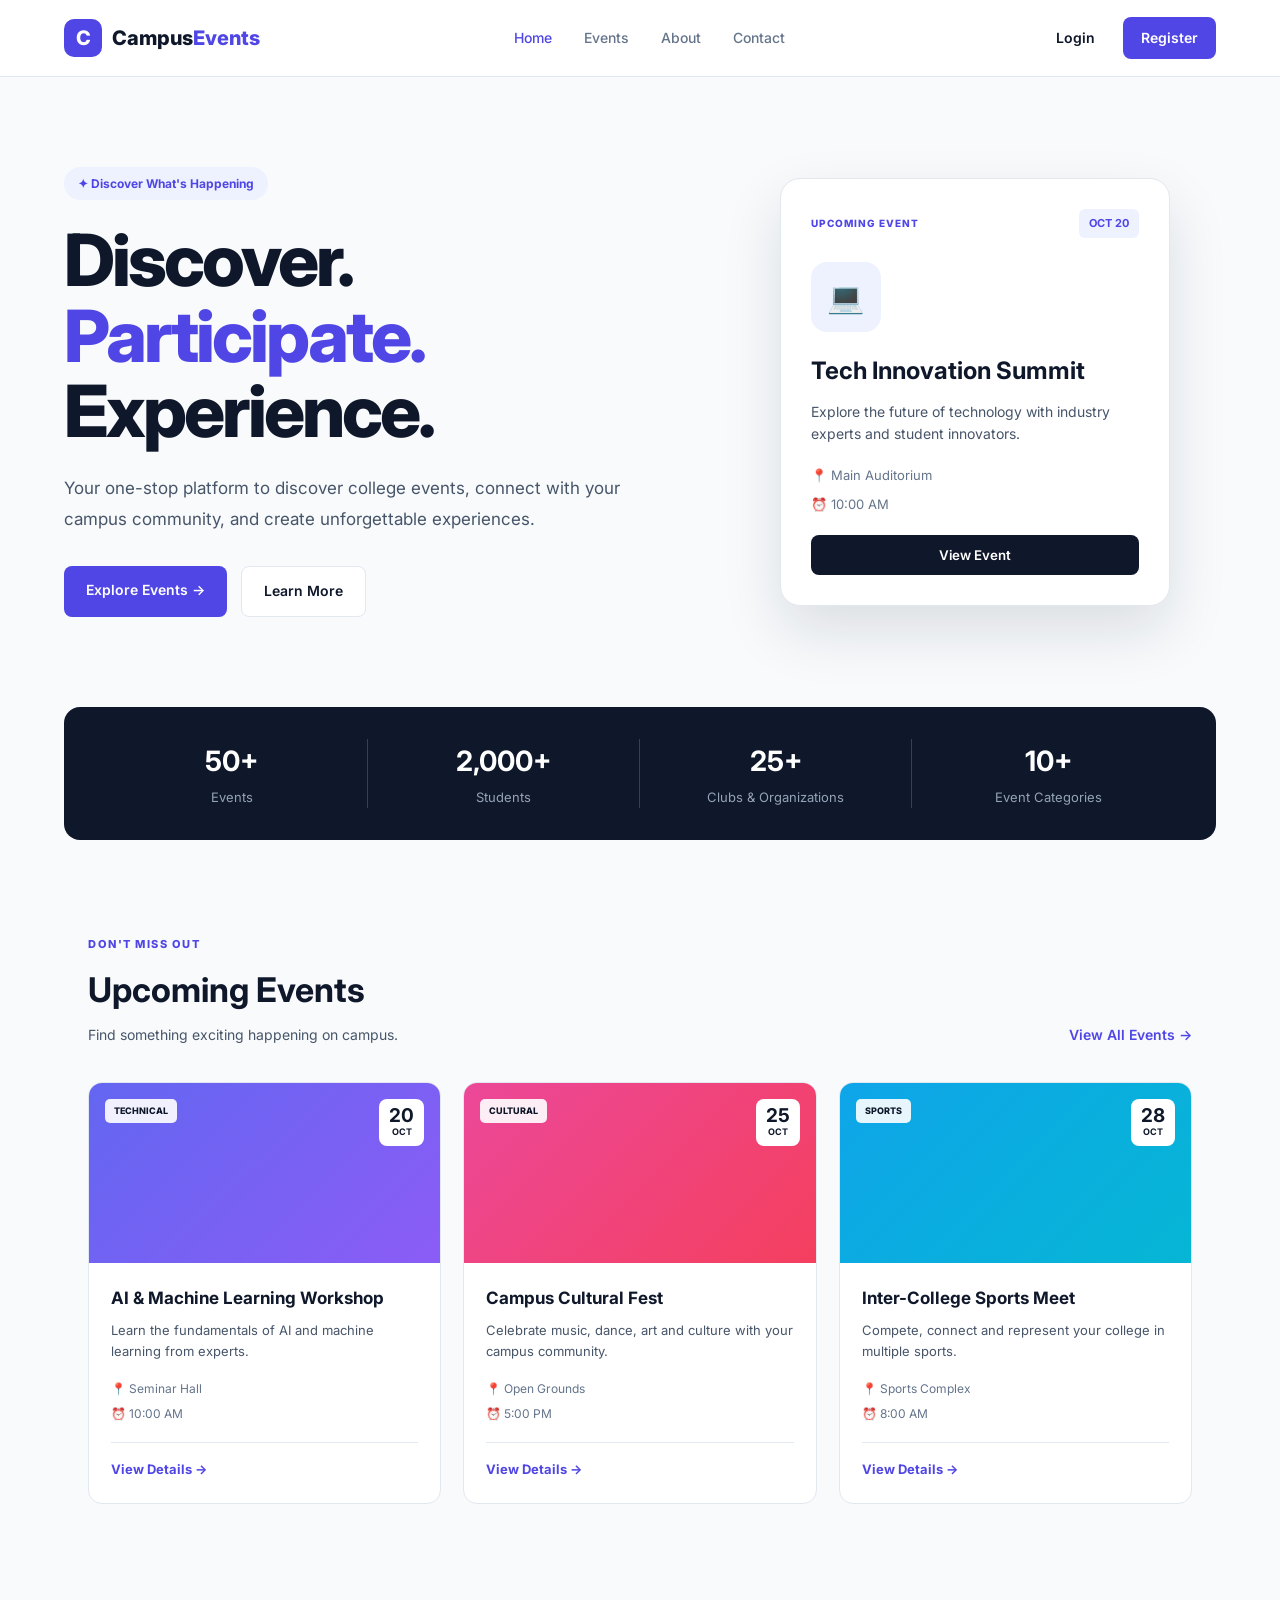
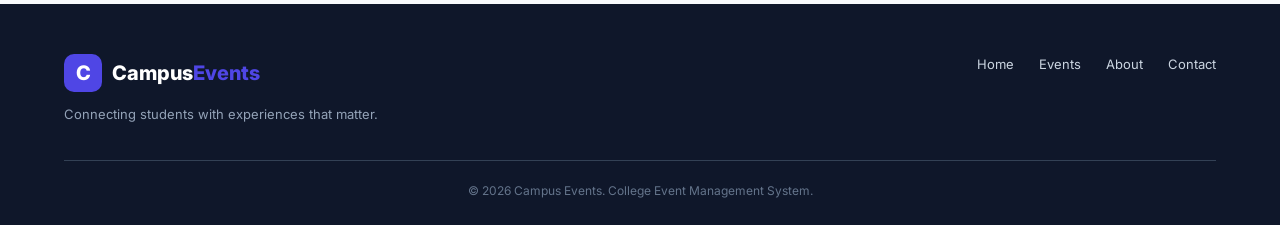
<file: index.html>
<!DOCTYPE html>
<html lang="en">
<head>
    <meta charset="UTF-8">
    <meta name="viewport" content="width=device-width, initial-scale=1.0">

    <title>Campus Events | College Event Management</title>

    <link rel="stylesheet" href="css/style.css">

    <link rel="preconnect" href="https://fonts.googleapis.com">
    <link rel="preconnect" href="https://fonts.gstatic.com" crossorigin>
    <link href="https://fonts.googleapis.com/css2?family=Inter:wght@400;500;600;700;800&display=swap" rel="stylesheet">
</head>

<body>

    <!-- Navigation Bar -->
    <header class="navbar">
        <div class="nav-container">

            <a href="index.html" class="logo">
                <span class="logo-icon">C</span>
                <span>Campus<span class="logo-highlight">Events</span></span>
            </a>

            <nav class="nav-links">
                <a href="index.html" class="active">Home</a>
                <a href="#">Events</a>
                <a href="#">About</a>
                <a href="#">Contact</a>
            </nav>

            <div class="nav-actions">
                <a href="pages/login.html" class="login-btn">Login</a>
                <a href="pages/register.html" class="register-btn">Register</a>
            </div>

        </div>
    </header>


    <!-- Hero Section -->
    <main>

        <section class="hero">

            <div class="hero-content">

                <div class="hero-badge">
                    ✦ Discover What's Happening
                </div>

                <h1>
                    Discover.
                    <span>Participate.</span>
                    Experience.
                </h1>

                <p>
                    Your one-stop platform to discover college events,
                    connect with your campus community, and create
                    unforgettable experiences.
                </p>

                <div class="hero-buttons">
                    <a href="pages/events.html" class="primary-btn">
                        Explore Events →
                    </a>

                    <a href="pages/about.html" class="secondary-btn">
                        Learn More
                    </a>
                </div>

            </div>

            <div class="hero-visual">

                <div class="event-preview-card">

                    <div class="preview-top">
                        <span class="preview-label">UPCOMING EVENT</span>
                        <span class="preview-date">OCT 20</span>
                    </div>

                    <div class="preview-icon">
                        💻
                    </div>

                    <h3>Tech Innovation Summit</h3>

                    <p>
                        Explore the future of technology with
                        industry experts and student innovators.
                    </p>

                    <div class="preview-info">
                        <span>📍 Main Auditorium</span>
                        <span>⏰ 10:00 AM</span>
                    </div>
                   
<button class="preview-btn" onclick="window.location.href='pages/event-details.html'">
    View Event
</button>


                </div>

            </div>

        </section>


        <!-- Statistics -->
        <section class="stats-section">

            <div class="stat">
                <h2>50+</h2>
                <p>Events</p>
            </div>

            <div class="stat">
                <h2>2,000+</h2>
                <p>Students</p>
            </div>

            <div class="stat">
                <h2>25+</h2>
                <p>Clubs & Organizations</p>
            </div>

            <div class="stat">
                <h2>10+</h2>
                <p>Event Categories</p>
            </div>

        </section>


        <!-- Upcoming Events -->
        <section class="events-section">

            <div class="section-heading">

                <div>
                    <span class="section-label">DON'T MISS OUT</span>

                    <h2>
                        Upcoming Events
                    </h2>

                    <p>
                        Find something exciting happening on campus.
                    </p>
                </div>

                <a href="#" class="view-all">
                    View All Events →
                </a>

            </div>


            <div class="event-grid">

                <!-- Event Card 1 -->
                <article class="event-card">

                    <div class="event-image technical">
                        <span class="category">TECHNICAL</span>
                        <span class="event-date">
                            <strong>20</strong>
                            OCT
                        </span>
                    </div>

                    <div class="event-content">

                        <h3>AI & Machine Learning Workshop</h3>

                        <p>
                            Learn the fundamentals of AI and
                            machine learning from experts.
                        </p>

                        <div class="event-details">
                            <span>📍 Seminar Hall</span>
                            <span>⏰ 10:00 AM</span>
                        </div>

                        <a href="#" class="event-link">
                            View Details →
                        </a>

                    </div>

                </article>


                <!-- Event Card 2 -->
                <article class="event-card">

                    <div class="event-image cultural">
                        <span class="category">CULTURAL</span>
                        <span class="event-date">
                            <strong>25</strong>
                            OCT
                        </span>
                    </div>

                    <div class="event-content">

                        <h3>Campus Cultural Fest</h3>

                        <p>
                            Celebrate music, dance, art and
                            culture with your campus community.
                        </p>

                        <div class="event-details">
                            <span>📍 Open Grounds</span>
                            <span>⏰ 5:00 PM</span>
                        </div>

                        <a href="#" class="event-link">
                            View Details →
                        </a>

                    </div>

                </article>


                <!-- Event Card 3 -->
                <article class="event-card">

                    <div class="event-image sports">
                        <span class="category">SPORTS</span>
                        <span class="event-date">
                            <strong>28</strong>
                            OCT
                        </span>
                    </div>

                    <div class="event-content">

                        <h3>Inter-College Sports Meet</h3>

                        <p>
                            Compete, connect and represent your
                            college in multiple sports.
                        </p>

                        <div class="event-details">
                            <span>📍 Sports Complex</span>
                            <span>⏰ 8:00 AM</span>
                        </div>

                        <a href="#" class="event-link">
                            View Details →
                        </a>

                    </div>

                </article>

            </div>

        </section>

    </main>


    <!-- Footer -->
    <footer class="footer">

        <div class="footer-content">

            <div>
                <div class="logo footer-logo">
                    <span class="logo-icon">C</span>
                    <span>Campus<span class="logo-highlight">Events</span></span>
                </div>

                <p>
                    Connecting students with experiences
                    that matter.
                </p>
            </div>

            <div class="footer-links">

                <a href="#">Home</a>
                <a href="#">Events</a>
                <a href="#">About</a>
                <a href="#">Contact</a>

            </div>

        </div>

        <div class="copyright">
            © 2026 Campus Events. College Event Management System.
        </div>

    </footer>


    <script src="js/main.js"></script>

</body>
</html>
</file>
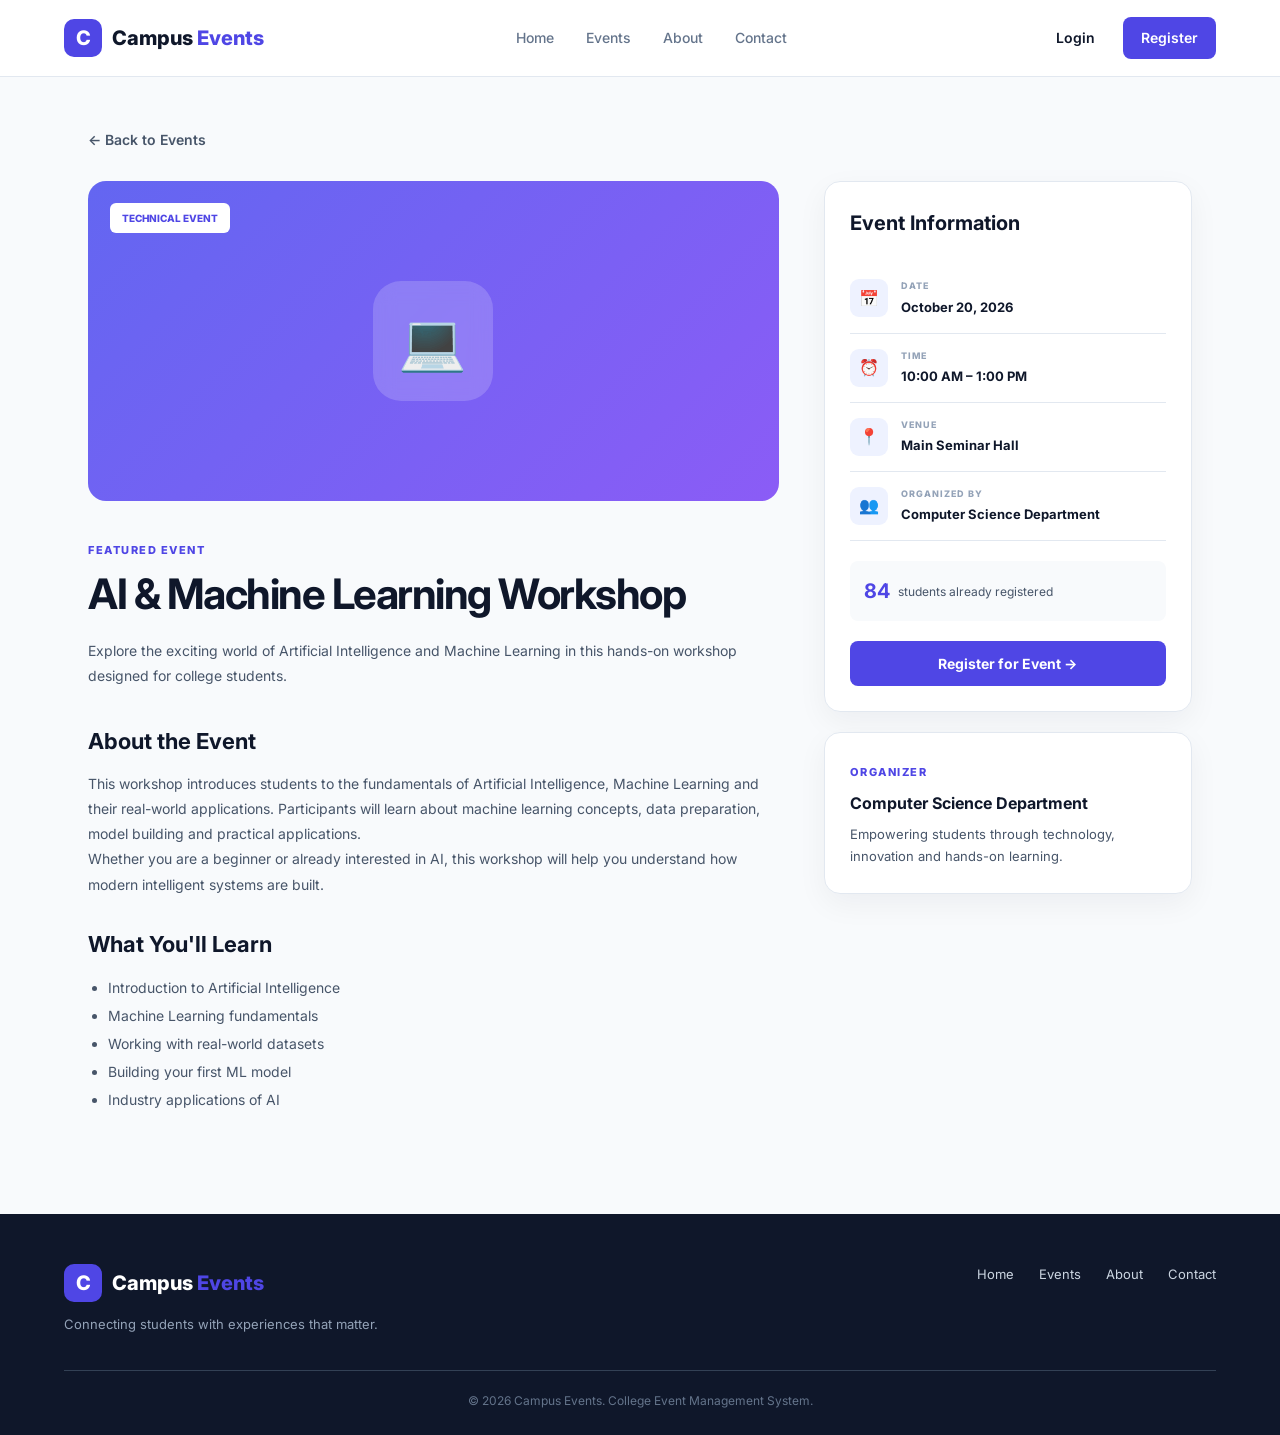
<file: pages/event-details.html>
<!DOCTYPE html>
<html lang="en">

<head>

    <meta charset="UTF-8">

    <meta name="viewport"
        content="width=device-width, initial-scale=1.0">

    <title>AI & Machine Learning Workshop | Campus Events</title>

    <link rel="stylesheet" href="../css/style.css">

    <link rel="preconnect"
        href="https://fonts.googleapis.com">

    <link rel="preconnect"
        href="https://fonts.gstatic.com"
        crossorigin>

    <link href="https://fonts.googleapis.com/css2?family=Inter:wght@400;500;600;700;800&display=swap"
        rel="stylesheet">

</head>


<body>


    <!-- Navigation -->

    <header class="navbar">

        <div class="nav-container">

            <a href="../index.html" class="logo">

                <span class="logo-icon">
                    C
                </span>

                <span>
                    Campus<span class="logo-highlight">
                        Events
                    </span>
                </span>

            </a>


            <nav class="nav-links">

                <a href="../index.html">
                    Home
                </a>

                <a href="events.html">
                    Events
                </a>

                <a href="#">
                    About
                </a>

                <a href="#">
                    Contact
                </a>

            </nav>


            <div class="nav-actions">

                <a href="login.html" class="login-btn">
                    Login
                </a>

                <a href="register.html" class="register-btn">
                    Register
                </a>

            </div>

        </div>

    </header>



    <!-- Event Details -->

    <main>

        <section class="event-details-page">


            <!-- Back -->

            <a href="events.html"
                class="back-link">

                ← Back to Events

            </a>


            <div class="event-details-layout">


                <!-- LEFT SIDE -->

                <div class="event-main">


                    <div class="large-event-image">

                        <span class="large-category">
                            TECHNICAL EVENT
                        </span>

                        <div class="large-event-icon">
                            💻
                        </div>

                    </div>


                    <div class="event-description">

                        <span class="section-label">
                            FEATURED EVENT
                        </span>


                        <h1>
                            AI & Machine Learning Workshop
                        </h1>


                        <p class="event-intro">

                            Explore the exciting world of Artificial
                            Intelligence and Machine Learning in this
                            hands-on workshop designed for college
                            students.

                        </p>


                        <h2>
                            About the Event
                        </h2>


                        <p>

                            This workshop introduces students to the
                            fundamentals of Artificial Intelligence,
                            Machine Learning and their real-world
                            applications.

                            Participants will learn about machine
                            learning concepts, data preparation,
                            model building and practical applications.

                        </p>


                        <p>

                            Whether you are a beginner or already
                            interested in AI, this workshop will help
                            you understand how modern intelligent
                            systems are built.

                        </p>


                        <h2>
                            What You'll Learn
                        </h2>


                        <ul class="learning-list">

                            <li>
                                Introduction to Artificial Intelligence
                            </li>

                            <li>
                                Machine Learning fundamentals
                            </li>

                            <li>
                                Working with real-world datasets
                            </li>

                            <li>
                                Building your first ML model
                            </li>

                            <li>
                                Industry applications of AI
                            </li>

                        </ul>


                    </div>

                </div>



                <!-- RIGHT SIDE -->

                <aside class="event-sidebar">


                    <div class="event-info-card">


                        <h2>
                            Event Information
                        </h2>


                        <div class="info-item">

                            <span class="info-icon">
                                📅
                            </span>

                            <div>

                                <small>
                                    DATE
                                </small>

                                <strong>
                                    October 20, 2026
                                </strong>

                            </div>

                        </div>


                        <div class="info-item">

                            <span class="info-icon">
                                ⏰
                            </span>

                            <div>

                                <small>
                                    TIME
                                </small>

                                <strong>
                                    10:00 AM – 1:00 PM
                                </strong>

                            </div>

                        </div>


                        <div class="info-item">

                            <span class="info-icon">
                                📍
                            </span>

                            <div>

                                <small>
                                    VENUE
                                </small>

                                <strong>
                                    Main Seminar Hall
                                </strong>

                            </div>

                        </div>


                        <div class="info-item">

                            <span class="info-icon">
                                👥
                            </span>

                            <div>

                                <small>
                                    ORGANIZED BY
                                </small>

                                <strong>
                                    Computer Science Department
                                </strong>

                            </div>

                        </div>


                        <div class="seats-box">

                            <strong>
                                84
                            </strong>

                            <span>
                                students already registered
                            </span>

                        </div>


                        <button
                            class="register-event-btn"
                            id="registerEventBtn">

                            Register for Event →

                        </button>


                    </div>



                    <!-- Organizer -->

                    <div class="organizer-card">

                        <span class="section-label">
                            ORGANIZER
                        </span>

                        <h3>
                            Computer Science Department
                        </h3>

                        <p>
                            Empowering students through
                            technology, innovation and
                            hands-on learning.
                        </p>

                    </div>


                </aside>


            </div>

        </section>


        <!-- Registration Modal -->

        <div class="modal-overlay"
            id="registrationModal">


            <div class="registration-modal">


                <button
                    class="close-modal"
                    id="closeModal">

                    ×

                </button>


                <span class="section-label">
                    EVENT REGISTRATION
                </span>


                <h2>
                    Register for the Workshop
                </h2>


                <p class="modal-subtitle">
                    Enter your details to reserve your
                    seat.
                </p>


                <form id="registrationForm">


                    <div class="form-group">

                        <label for="studentName">
                            Full Name
                        </label>

                        <input
                            type="text"
                            id="studentName"
                            placeholder="Enter your full name"
                            required>

                    </div>


                    <div class="form-group">

                        <label for="studentEmail">
                            College Email
                        </label>

                        <input
                            type="email"
                            id="studentEmail"
                            placeholder="example@college.edu"
                            required>

                    </div>


                    <div class="form-row">


                        <div class="form-group">

                            <label for="studentId">
                                Student ID
                            </label>

                            <input
                                type="text"
                                id="studentId"
                                placeholder="Student ID"
                                required>

                        </div>


                        <div class="form-group">

                            <label for="year">
                                Year
                            </label>

                            <select id="year"
                                required>

                                <option value="">
                                    Select
                                </option>

                                <option value="1">
                                    1st Year
                                </option>

                                <option value="2">
                                    2nd Year
                                </option>

                                <option value="3">
                                    3rd Year
                                </option>

                                <option value="4">
                                    4th Year
                                </option>

                            </select>

                        </div>

                    </div>


                    <div class="form-group">

                        <label for="department">
                            Department
                        </label>

                        <select id="department"
                            required>

                            <option value="">
                                Select Department
                            </option>

                            <option value="cse">
                                Computer Science
                            </option>

                            <option value="ece">
                                Electronics & Communication
                            </option>

                            <option value="eee">
                                Electrical Engineering
                            </option>

                            <option value="me">
                                Mechanical Engineering
                            </option>

                            <option value="civil">
                                Civil Engineering
                            </option>

                        </select>

                    </div>


                    <button
                        type="submit"
                        class="submit-registration">

                        Complete Registration

                    </button>


                </form>


                <div
                    class="registration-success"
                    id="registrationSuccess">

                    <div class="success-icon">
                        ✓
                    </div>

                    <h3>
                        Registration Successful!
                    </h3>

                    <p>
                        Your seat has been reserved.
                        We look forward to seeing you
                        at the event.
                    </p>

                    <button
                        id="closeSuccess">

                        Done

                    </button>

                </div>


            </div>

        </div>

    </main>



    <!-- Footer -->

    <footer class="footer">

        <div class="footer-content">

            <div>

                <div class="logo footer-logo">

                    <span class="logo-icon">
                        C
                    </span>

                    <span>
                        Campus<span class="logo-highlight">
                            Events
                        </span>
                    </span>

                </div>

                <p>
                    Connecting students with experiences
                    that matter.
                </p>

            </div>


            <div class="footer-links">

                <a href="../index.html">
                    Home
                </a>

                <a href="events.html">
                    Events
                </a>

                <a href="#">
                    About
                </a>

                <a href="#">
                    Contact
                </a>

            </div>

        </div>


        <div class="copyright">

            © 2026 Campus Events.
            College Event Management System.

        </div>

    </footer>



    <script src="../js/main.js"></script>
    <script>
const events = {
    "ai-workshop": {
        title: "AI & Machine Learning Workshop",
        label: "TECHNICAL EVENT",
        description: "Explore Artificial Intelligence and Machine Learning through a hands-on workshop."
    },
    "cultural-fest": {
        title: "Campus Cultural Fest",
        label: "CULTURAL EVENT",
        description: "Celebrate campus talent with music, dance, performances, and cultural activities."
    },
    "sports-meet": {
        title: "Inter-College Sports Meet",
        label: "SPORTS EVENT",
        description: "Compete with students from different colleges in exciting sporting events."
    },
    "career-workshop": {
        title: "Career Development Workshop",
        label: "WORKSHOP",
        description: "Develop professional skills and explore career opportunities."
    },
    "hackathon": {
    title: "Campus Hackathon 2026",
    label: "TECHNICAL EVENT",
    description: "Build innovative solutions and compete with the best student developers."
},
"photography": {
    title: "Student Photography Exhibition",
    label: "CULTURAL EVENT",
    description: "Explore creative photography from talented students across campus."
}
};

const eventId = new URLSearchParams(window.location.search).get("event");
const selectedEvent = events[eventId];

if (selectedEvent) {
    document.querySelector("h1").textContent = selectedEvent.title;
    document.title = selectedEvent.title + " | Campus Events";

    const label = document.querySelector(".section-label");
    if (label) label.textContent = selectedEvent.label;

    const description = document.querySelector(".event-intro");
    if (description) description.textContent = selectedEvent.description;
}
</script>

</body>

</html>
</file>
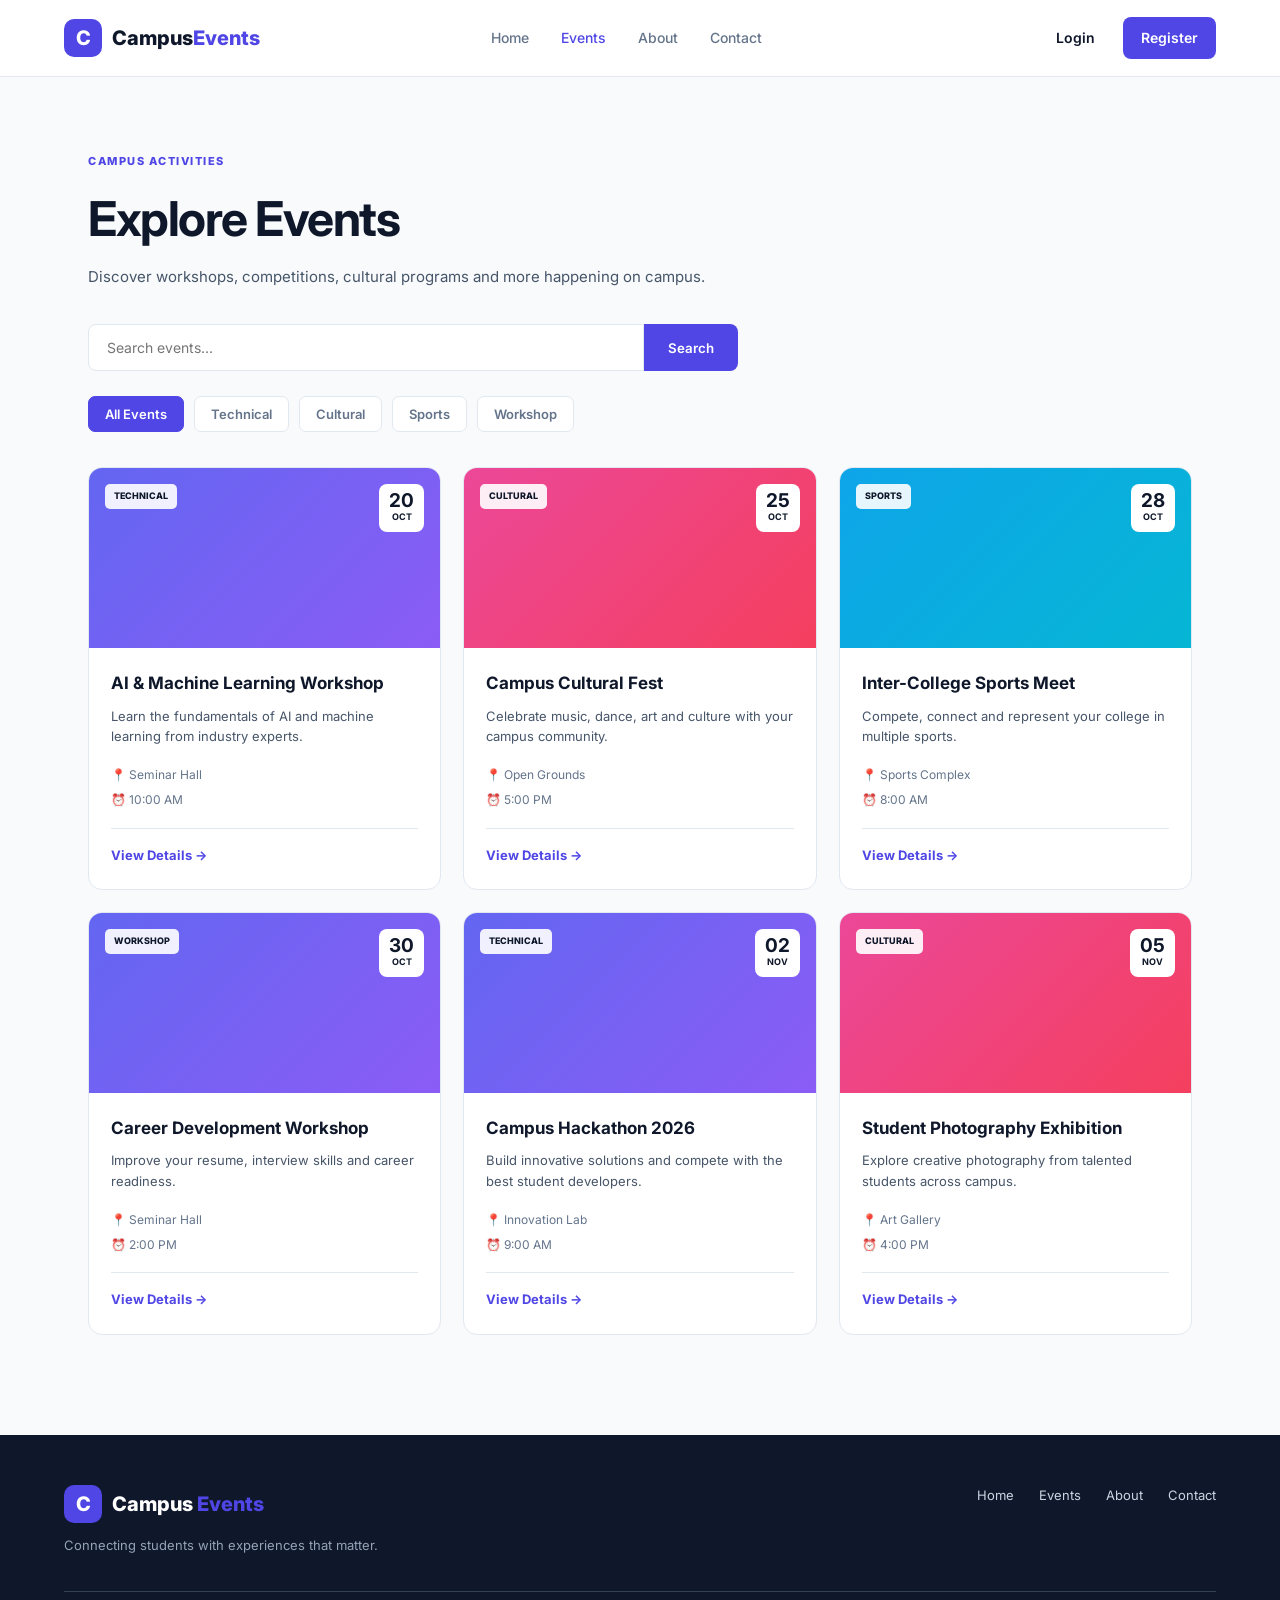
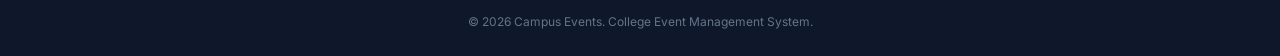
<file: pages/events.html>
<!DOCTYPE html>
<html lang="en">

<head>
    <meta charset="UTF-8">
    <meta name="viewport" content="width=device-width, initial-scale=1.0">

    <title>Events | Campus Events</title>

    <link rel="stylesheet" href="../css/style.css">

    <link rel="preconnect" href="https://fonts.googleapis.com">
    <link rel="preconnect" href="https://fonts.gstatic.com" crossorigin>

    <link href="https://fonts.googleapis.com/css2?family=Inter:wght@400;500;600;700;800&display=swap"
        rel="stylesheet">
</head>

<body>

    <!-- Navigation -->

    <header class="navbar">

        <div class="nav-container">

            <a href="../index.html" class="logo">
                <span class="logo-icon">C</span>

                <span>
                    Campus<span class="logo-highlight">Events</span>
                </span>
            </a>


            <nav class="nav-links">

                <a href="../index.html">
                    Home
                </a>

                <a href="events.html" class="active">
                    Events
                </a>

                <a href="#">
                    About
                </a>

                <a href="#">
                    Contact
                </a>

            </nav>


            <div class="nav-actions">

                <a href="login.html" class="login-btn"><a href="login.html" class="login-btn">
                    Login
                </a>

               <a href="register.html" class="register-btn">
                    Register
                </a>

            </div>

        </div>

    </header>


    <!-- Events Header -->

    <main>

        <section class="events-page">

            <div class="events-page-header">

                <div>

                    <span class="section-label">
                        CAMPUS ACTIVITIES
                    </span>

                    <h1>
                        Explore Events
                    </h1>

                    <p>
                        Discover workshops, competitions, cultural
                        programs and more happening on campus.
                    </p>

                </div>

            </div>


            <!-- Search -->

            <div class="event-search">

                <input
                    type="text"
                    id="eventSearch"
                    placeholder="Search events..."
                >

                <button id="searchButton">
                    Search
                </button>

            </div>


            <!-- Categories -->

            <div class="category-filter">

                <button class="filter-btn active" data-category="all">
                    All Events
                </button>

                <button class="filter-btn" data-category="technical">
                    Technical
                </button>

                <button class="filter-btn" data-category="cultural">
                    Cultural
                </button>

                <button class="filter-btn" data-category="sports">
                    Sports
                </button>

                <button class="filter-btn" data-category="workshop">
                    Workshop
                </button>

            </div>


            <!-- Events -->

            <div class="event-grid" id="eventGrid">


                <!-- Event 1 -->

                <article class="event-card"
                    data-category="technical"
                    data-title="AI Machine Learning Workshop">

                    <div class="event-image technical">

                        <span class="category">
                            TECHNICAL
                        </span>

                        <span class="event-date">

                            <strong>
                                20
                            </strong>

                            OCT

                        </span>

                    </div>


                    <div class="event-content">

                        <h3>
                            AI & Machine Learning Workshop
                        </h3>

                        <p>
                            Learn the fundamentals of AI and
                            machine learning from industry experts.
                        </p>

                        <div class="event-details">

                            <span>
                                📍 Seminar Hall
                            </span>

                            <span>
                                ⏰ 10:00 AM
                            </span>

                        </div>

                       <a href="event-details.html?event=ai-workshop" class="event-link">
                           View Details →
                       </a>

                    </div>

                </article>


                <!-- Event 2 -->

                <article class="event-card"
                    data-category="cultural"
                    data-title="Campus Cultural Fest">

                    <div class="event-image cultural">

                        <span class="category">
                            CULTURAL
                        </span>

                        <span class="event-date">

                            <strong>
                                25
                            </strong>

                            OCT

                        </span>

                    </div>


                    <div class="event-content">

                        <h3>
                            Campus Cultural Fest
                        </h3>

                        <p>
                            Celebrate music, dance, art and culture
                            with your campus community.
                        </p>

                        <div class="event-details">

                            <span>
                                📍 Open Grounds
                            </span>

                            <span>
                                ⏰ 5:00 PM
                            </span>

                        </div>

                       <a href="event-details.html?event=cultural-fest" class="event-link">
    View Details →
</a>

                    </div>

                </article>


                <!-- Event 3 -->

                <article class="event-card"
                    data-category="sports"
                    data-title="Inter College Sports Meet">

                    <div class="event-image sports">

                        <span class="category">
                            SPORTS
                        </span>

                        <span class="event-date">

                            <strong>
                                28
                            </strong>

                            OCT

                        </span>

                    </div>


                    <div class="event-content">

                        <h3>
                            Inter-College Sports Meet
                        </h3>

                        <p>
                            Compete, connect and represent your
                            college in multiple sports.
                        </p>

                        <div class="event-details">

                            <span>
                                📍 Sports Complex
                            </span>

                            <span>
                                ⏰ 8:00 AM
                            </span>

                        </div>

                      <a href="event-details.html?event=sports-meet" class="event-link">
    View Details →
</a>

                    </div>

                </article>


                <!-- Event 4 -->

                <article class="event-card"
                    data-category="workshop"
                    data-title="Career Development Workshop">

                    <div class="event-image technical">

                        <span class="category">
                            WORKSHOP
                        </span>

                        <span class="event-date">

                            <strong>
                                30
                            </strong>

                            OCT

                        </span>

                    </div>


                    <div class="event-content">

                        <h3>
                            Career Development Workshop
                        </h3>

                        <p>
                            Improve your resume, interview skills
                            and career readiness.
                        </p>

                        <div class="event-details">

                            <span>
                                📍 Seminar Hall
                            </span>

                            <span>
                                ⏰ 2:00 PM
                            </span>

                        </div>

                        <a href="event-details.html?event=career-workshop" class="event-link">
    View Details →
</a>

                    </div>

                </article>


                <!-- Event 5 -->

                <article class="event-card"
                    data-category="technical"
                    data-title="Hackathon 2026">

                    <div class="event-image technical">

                        <span class="category">
                            TECHNICAL
                        </span>

                        <span class="event-date">

                            <strong>
                                02
                            </strong>

                            NOV

                        </span>

                    </div>


                    <div class="event-content">

                        <h3>
                            Campus Hackathon 2026
                        </h3>

                        <p>
                            Build innovative solutions and compete
                            with the best student developers.
                        </p>

                        <div class="event-details">

                            <span>
                                📍 Innovation Lab
                            </span>

                            <span>
                                ⏰ 9:00 AM
                            </span>

                        </div>

                       <a href="event-details.html?event=hackathon" class="event-link">
    View Details →
</a>

                    </div>

                </article>


                <!-- Event 6 -->

                <article class="event-card"
                    data-category="cultural"
                    data-title="Photography Exhibition">

                    <div class="event-image cultural">

                        <span class="category">
                            CULTURAL
                        </span>

                        <span class="event-date">

                            <strong>
                                05
                            </strong>

                            NOV

                        </span>

                    </div>


                    <div class="event-content">

                        <h3>
                            Student Photography Exhibition
                        </h3>

                        <p>
                            Explore creative photography from
                            talented students across campus.
                        </p>

                        <div class="event-details">

                            <span>
                                📍 Art Gallery
                            </span>

                            <span>
                                ⏰ 4:00 PM
                            </span>

                        </div>

                       <a href="event-details.html?event=photography" class="event-link">
    View Details →
</a>

                    </div>

                </article>

            </div>

        </section>

    </main>


    <!-- Footer -->

    <footer class="footer">

        <div class="footer-content">

            <div>

                <div class="logo footer-logo">

                    <span class="logo-icon">
                        C
                    </span>

                    <span>
                        Campus<span class="logo-highlight">
                            Events
                        </span>
                    </span>

                </div>

                <p>
                    Connecting students with experiences
                    that matter.
                </p>

            </div>


            <div class="footer-links">

                <a href="../index.html">
                    Home
                </a>

                <a href="events.html">
                    Events
                </a>

                <a href="#">
                    About
                </a>

                <a href="#">
                    Contact
                </a>

            </div>

        </div>


        <div class="copyright">

            © 2026 Campus Events.
            College Event Management System.

        </div>

    </footer>


    <script src="../js/main.js"></script>

</body>

</html>
</file>
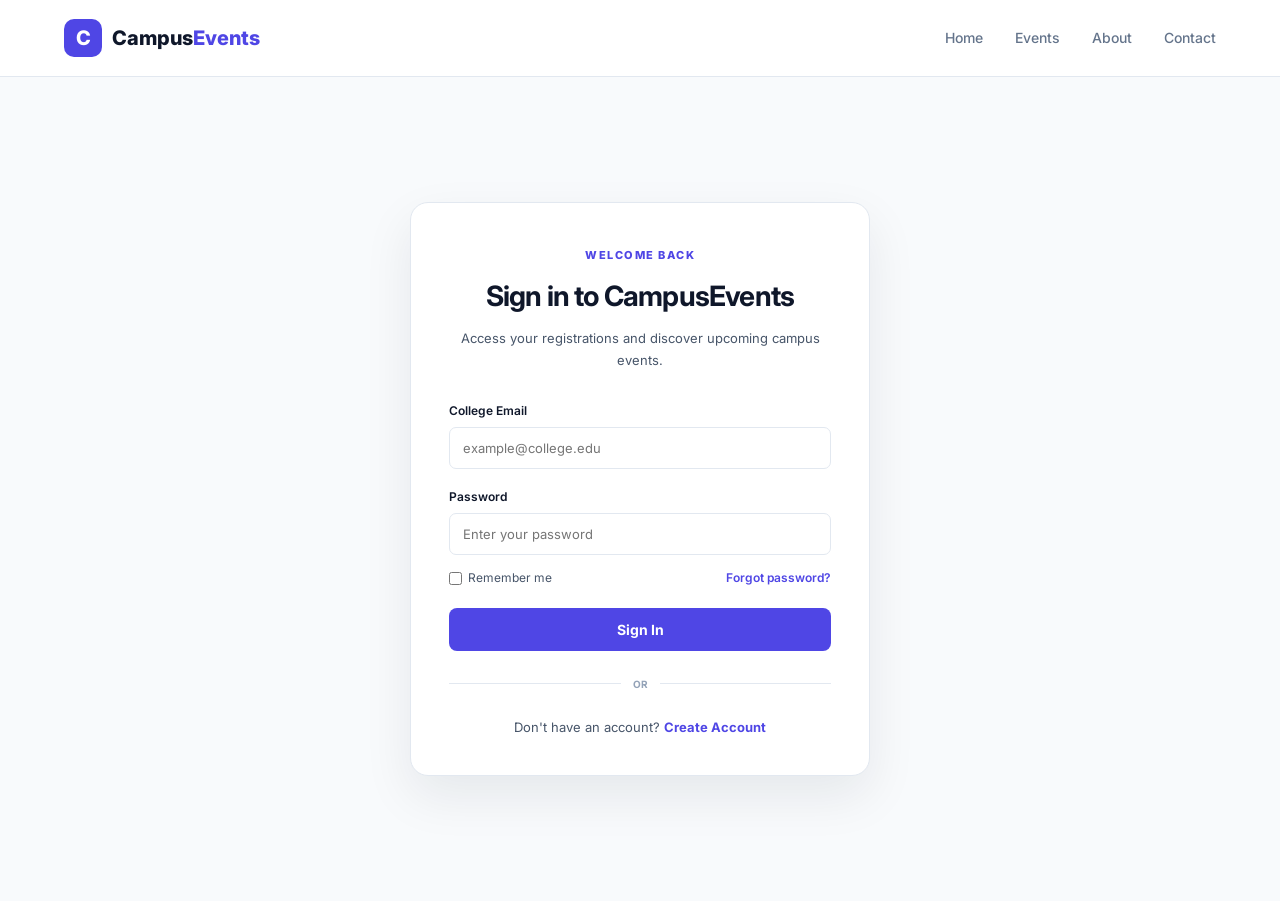
<file: pages/login.html>
<!DOCTYPE html>
<html lang="en">

<head>
    <meta charset="UTF-8">
    <meta name="viewport" content="width=device-width, initial-scale=1.0">

    <title>Login | Campus Events</title>

    <link rel="stylesheet" href="../css/style.css">

    <link rel="preconnect" href="https://fonts.googleapis.com">
    <link rel="preconnect" href="https://fonts.gstatic.com" crossorigin>

    <link href="https://fonts.googleapis.com/css2?family=Inter:wght@400;500;600;700;800&display=swap"
        rel="stylesheet">
</head>

<body>

    <header class="navbar">

        <div class="nav-container">

            <a href="../index.html" class="logo">
                <span class="logo-icon">C</span>

                <span>
                    Campus<span class="logo-highlight">Events</span>
                </span>
            </a>

            <nav class="nav-links">

                <a href="../index.html">Home</a>
                <a href="events.html">Events</a>
                <a href="#">About</a>
                <a href="#">Contact</a>

            </nav>

        </div>

    </header>


    <main class="auth-page">

        <div class="auth-card">

            <div class="auth-header">

                <span class="section-label">
                    WELCOME BACK
                </span>

                <h1>Sign in to CampusEvents</h1>

                <p>
                    Access your registrations and discover
                    upcoming campus events.
                </p>

            </div>


            <form id="loginForm">

                <div class="form-group">

                    <label for="loginEmail">
                        College Email
                    </label>

                    <input
                        type="email"
                        id="loginEmail"
                        placeholder="example@college.edu"
                        required>

                </div>


                <div class="form-group">

                    <label for="loginPassword">
                        Password
                    </label>

                    <input
                        type="password"
                        id="loginPassword"
                        placeholder="Enter your password"
                        required>

                </div>


                <div class="auth-options">

                    <label>
                        <input type="checkbox">
                        Remember me
                    </label>

                    <a href="#">
                        Forgot password?
                    </a>

                </div>


                <button
                    type="submit"
                    class="auth-submit">

                    Sign In

                </button>

            </form>


            <div class="auth-divider">
                <span>OR</span>
            </div>


            <p class="auth-footer">

                Don't have an account?

                <a href="register.html">
                    Create Account
                </a>

            </p>

        </div>

    </main>


    <script src="../js/main.js"></script>

</body>

</html>
</file>
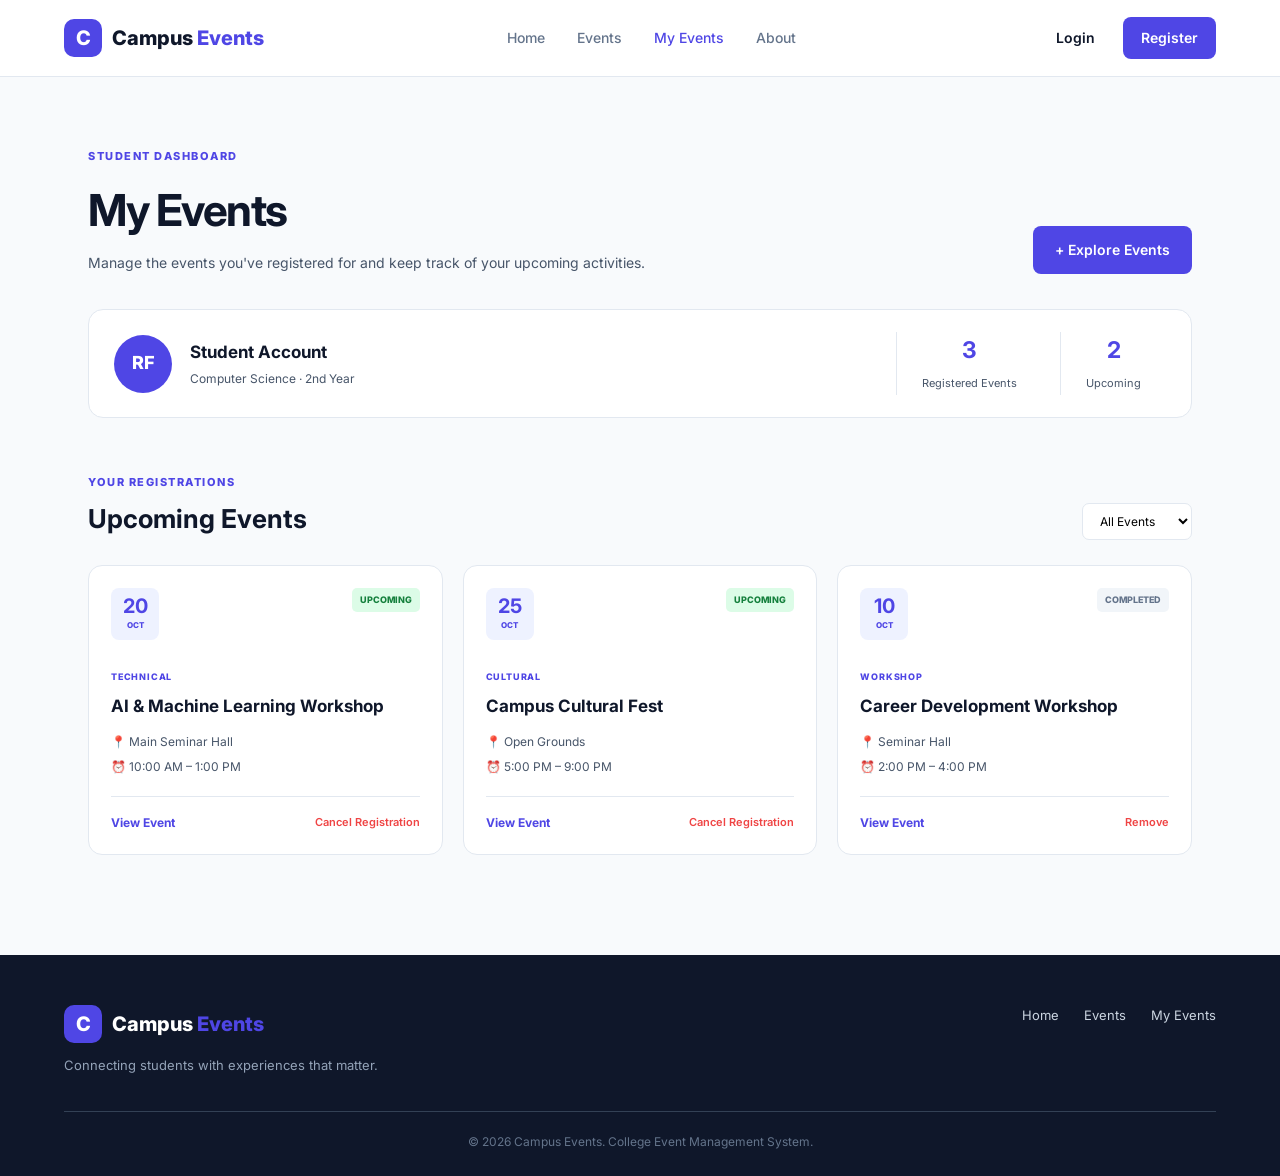
<file: pages/my-events.html>
<!DOCTYPE html>
<html lang="en">

<head>

    <meta charset="UTF-8">

    <meta name="viewport"
        content="width=device-width, initial-scale=1.0">

    <title>My Events | Campus Events</title>

    <link rel="stylesheet" href="../css/style.css">

    <link rel="preconnect"
        href="https://fonts.googleapis.com">

    <link rel="preconnect"
        href="https://fonts.gstatic.com"
        crossorigin>

    <link href="https://fonts.googleapis.com/css2?family=Inter:wght@400;500;600;700;800&display=swap"
        rel="stylesheet">

</head>


<body>


    <!-- NAVIGATION -->

    <header class="navbar">

        <div class="nav-container">

            <a href="../index.html"
                class="logo">

                <span class="logo-icon">
                    C
                </span>

                <span>
                    Campus<span class="logo-highlight">
                        Events
                    </span>
                </span>

            </a>


            <nav class="nav-links">

                <a href="../index.html">
                    Home
                </a>

                <a href="events.html">
                    Events
                </a>

                <a href="my-events.html"
                    class="active">
                    My Events
                </a>

                <a href="#">
                    About
                </a>

            </nav>


            <div class="nav-actions">

                <a href="login.html"
                    class="login-btn">
                    Login
                </a>

                <a href="register.html"
                    class="register-btn">
                    Register
                </a>

            </div>

        </div>

    </header>



    <!-- MAIN -->

    <main class="my-events-page">


        <!-- HEADER -->

        <section class="my-events-header">

            <div>

                <span class="section-label">
                    STUDENT DASHBOARD
                </span>

                <h1>
                    My Events
                </h1>

                <p>
                    Manage the events you've registered
                    for and keep track of your upcoming
                    activities.
                </p>

            </div>


            <a href="events.html"
                class="primary-btn">

                + Explore Events

            </a>

        </section>



        <!-- PROFILE SUMMARY -->

        <section class="student-summary">


            <div class="student-avatar">
                RF
            </div>


            <div class="student-info">

                <h2>
                    Student Account
                </h2>

                <p>
                    Computer Science · 2nd Year
                </p>

            </div>


            <div class="summary-stat">

                <strong>
                    3
                </strong>

                <span>
                    Registered Events
                </span>

            </div>


            <div class="summary-stat">

                <strong>
                    2
                </strong>

                <span>
                    Upcoming
                </span>

            </div>


        </section>



        <!-- EVENT LIST -->

        <section class="registered-events-section">


            <div class="registered-header">

                <div>

                    <span class="section-label">
                        YOUR REGISTRATIONS
                    </span>

                    <h2>
                        Upcoming Events
                    </h2>

                </div>


                <select
                    id="eventStatusFilter">

                    <option value="all">
                        All Events
                    </option>

                    <option value="upcoming">
                        Upcoming
                    </option>

                    <option value="completed">
                        Completed
                    </option>

                </select>

            </div>



            <div
                class="registered-events-grid"
                id="registeredEventsGrid">


                <!-- EVENT 1 -->

                <article
                    class="registered-event-card"
                    data-status="upcoming">


                    <div class="registered-event-top">

                        <div class="mini-event-date">

                            <strong>
                                20
                            </strong>

                            <span>
                                OCT
                            </span>

                        </div>


                        <span class="status upcoming">
                            UPCOMING
                        </span>

                    </div>


                    <div>

                        <span class="small-category">
                            TECHNICAL
                        </span>

                        <h3>
                            AI & Machine Learning Workshop
                        </h3>

                        <p>
                            📍 Main Seminar Hall
                        </p>

                        <p>
                            ⏰ 10:00 AM – 1:00 PM
                        </p>

                    </div>


                    <div class="registered-event-actions">

                        <a href="event-details.html">
                            View Event
                        </a>

                        <button
                            class="cancel-btn">

                            Cancel Registration

                        </button>

                    </div>

                </article>



                <!-- EVENT 2 -->

                <article
                    class="registered-event-card"
                    data-status="upcoming">


                    <div class="registered-event-top">

                        <div class="mini-event-date">

                            <strong>
                                25
                            </strong>

                            <span>
                                OCT
                            </span>

                        </div>


                        <span class="status upcoming">
                            UPCOMING
                        </span>

                    </div>


                    <div>

                        <span class="small-category">
                            CULTURAL
                        </span>

                        <h3>
                            Campus Cultural Fest
                        </h3>

                        <p>
                            📍 Open Grounds
                        </p>

                        <p>
                            ⏰ 5:00 PM – 9:00 PM
                        </p>

                    </div>


                    <div class="registered-event-actions">

                        <a href="event-details.html">
                            View Event
                        </a>

                        <button
                            class="cancel-btn">

                            Cancel Registration

                        </button>

                    </div>

                </article>



                <!-- EVENT 3 -->

                <article
                    class="registered-event-card"
                    data-status="completed">


                    <div class="registered-event-top">

                        <div class="mini-event-date">

                            <strong>
                                10
                            </strong>

                            <span>
                                OCT
                            </span>

                        </div>


                        <span class="status completed">
                            COMPLETED
                        </span>

                    </div>


                    <div>

                        <span class="small-category">
                            WORKSHOP
                        </span>

                        <h3>
                            Career Development Workshop
                        </h3>

                        <p>
                            📍 Seminar Hall
                        </p>

                        <p>
                            ⏰ 2:00 PM – 4:00 PM
                        </p>

                    </div>


                    <div class="registered-event-actions">

                        <a href="event-details.html">
                            View Event
                        </a>

                        <button
                            class="cancel-btn">

                            Remove

                        </button>

                    </div>

                </article>

            </div>


        </section>

    </main>



    <!-- FOOTER -->

    <footer class="footer">

        <div class="footer-content">

            <div>

                <div class="logo footer-logo">

                    <span class="logo-icon">
                        C
                    </span>

                    <span>
                        Campus<span class="logo-highlight">
                            Events
                        </span>
                    </span>

                </div>

                <p>
                    Connecting students with experiences
                    that matter.
                </p>

            </div>


            <div class="footer-links">

                <a href="../index.html">
                    Home
                </a>

                <a href="events.html">
                    Events
                </a>

                <a href="my-events.html">
                    My Events
                </a>

            </div>

        </div>


        <div class="copyright">

            © 2026 Campus Events.
            College Event Management System.

        </div>

    </footer>


    <script src="../js/main.js"></script>

</body>

</html>
</file>
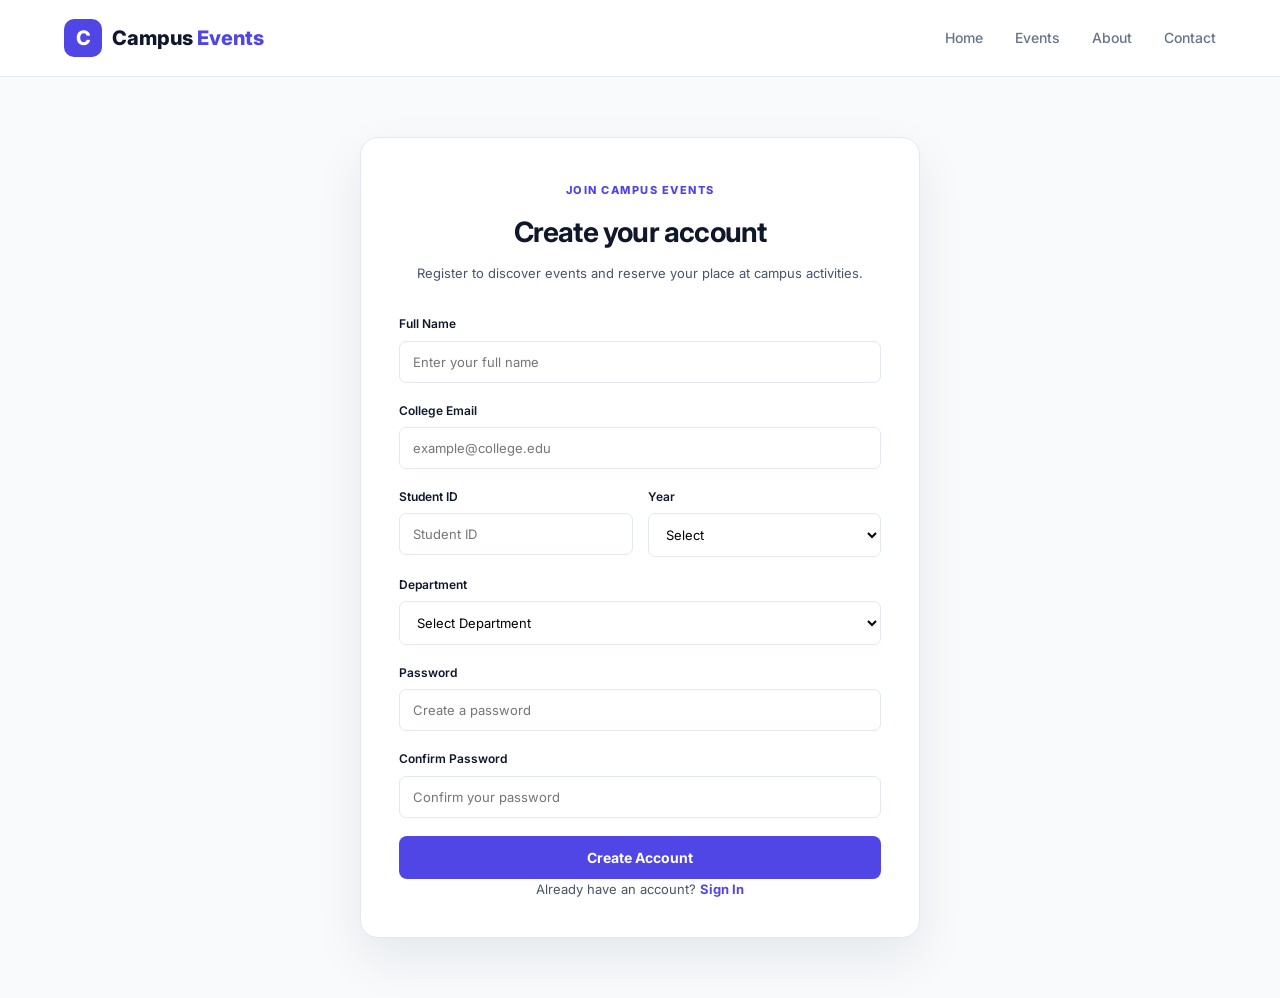
<file: pages/register.html>
<!DOCTYPE html>
<html lang="en">

<head>

    <meta charset="UTF-8">
    <meta name="viewport" content="width=device-width, initial-scale=1.0">

    <title>Register | Campus Events</title>

    <link rel="stylesheet" href="../css/style.css">

    <link rel="preconnect" href="https://fonts.googleapis.com">
    <link rel="preconnect" href="https://fonts.gstatic.com" crossorigin>

    <link href="https://fonts.googleapis.com/css2?family=Inter:wght@400;500;600;700;800&display=swap"
        rel="stylesheet">

</head>

<body>

    <header class="navbar">

        <div class="nav-container">

            <a href="../index.html" class="logo">

                <span class="logo-icon">
                    C
                </span>

                <span>
                    Campus<span class="logo-highlight">
                        Events
                    </span>
                </span>

            </a>

            <nav class="nav-links">

                <a href="../index.html">Home</a>
                <a href="events.html">Events</a>
                <a href="#">About</a>
                <a href="#">Contact</a>

            </nav>

        </div>

    </header>


    <main class="auth-page">

        <div class="auth-card register-card">

            <div class="auth-header">

                <span class="section-label">
                    JOIN CAMPUS EVENTS
                </span>

                <h1>Create your account</h1>

                <p>
                    Register to discover events and reserve
                    your place at campus activities.
                </p>

            </div>


            <form id="registerForm">


                <div class="form-group">

                    <label for="registerName">
                        Full Name
                    </label>

                    <input
                        type="text"
                        id="registerName"
                        placeholder="Enter your full name"
                        required>

                </div>


                <div class="form-group">

                    <label for="registerEmail">
                        College Email
                    </label>

                    <input
                        type="email"
                        id="registerEmail"
                        placeholder="example@college.edu"
                        required>

                </div>


                <div class="form-row">

                    <div class="form-group">

                        <label for="registerStudentId">
                            Student ID
                        </label>

                        <input
                            type="text"
                            id="registerStudentId"
                            placeholder="Student ID"
                            required>

                    </div>


                    <div class="form-group">

                        <label for="registerYear">
                            Year
                        </label>

                        <select
                            id="registerYear"
                            required>

                            <option value="">
                                Select
                            </option>

                            <option value="1">
                                1st Year
                            </option>

                            <option value="2">
                                2nd Year
                            </option>

                            <option value="3">
                                3rd Year
                            </option>

                            <option value="4">
                                4th Year
                            </option>

                        </select>

                    </div>

                </div>


                <div class="form-group">

                    <label for="registerDepartment">
                        Department
                    </label>

                    <select
                        id="registerDepartment"
                        required>

                        <option value="">
                            Select Department
                        </option>

                        <option value="cse">
                            Computer Science
                        </option>

                        <option value="ece">
                            Electronics & Communication
                        </option>

                        <option value="eee">
                            Electrical Engineering
                        </option>

                        <option value="me">
                            Mechanical Engineering
                        </option>

                        <option value="civil">
                            Civil Engineering
                        </option>

                    </select>

                </div>


                <div class="form-group">

                    <label for="registerPassword">
                        Password
                    </label>

                    <input
                        type="password"
                        id="registerPassword"
                        placeholder="Create a password"
                        minlength="6"
                        required>

                </div>


                <div class="form-group">

                    <label for="confirmPassword">
                        Confirm Password
                    </label>

                    <input
                        type="password"
                        id="confirmPassword"
                        placeholder="Confirm your password"
                        minlength="6"
                        required>

                </div>


                <button
                    type="submit"
                    class="auth-submit">

                    Create Account

                </button>

            </form>


            <p class="auth-footer">

                Already have an account?

                <a href="login.html">
                    Sign In
                </a>

            </p>

        </div>

    </main>


    <script src="../js/main.js"></script>

</body>

</html>
</file>
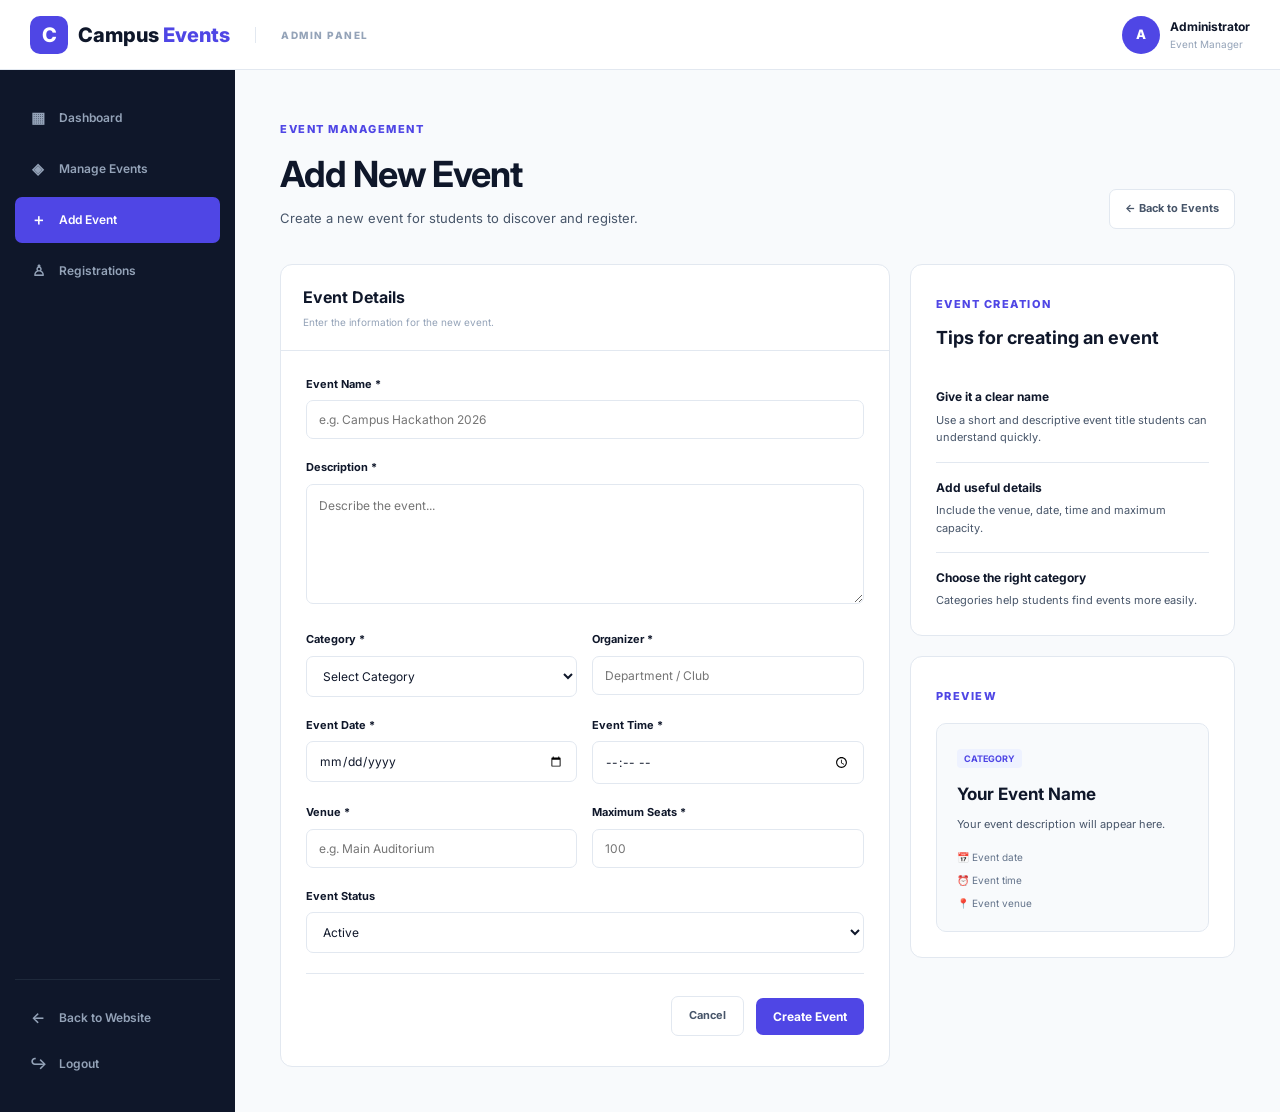
<file: pages/admin/add-event.html>
<!DOCTYPE html>
<html lang="en">

<head>

    <meta charset="UTF-8">

    <meta name="viewport"
        content="width=device-width, initial-scale=1.0">

    <title>Add Event | Campus Events</title>

    <link rel="stylesheet"
        href="../../css/style.css">

    <link rel="preconnect"
        href="https://fonts.googleapis.com">

    <link rel="preconnect"
        href="https://fonts.gstatic.com"
        crossorigin>

    <link href="https://fonts.googleapis.com/css2?family=Inter:wght@400;500;600;700;800&display=swap"
        rel="stylesheet">

</head>


<body class="admin-body">


    <!-- ADMIN NAVBAR -->

    <header class="admin-navbar">

        <div class="admin-brand">

            <a href="../../index.html"
                class="logo">

                <span class="logo-icon">
                    C
                </span>

                <span>
                    Campus<span class="logo-highlight">
                        Events
                    </span>
                </span>

            </a>

            <span class="admin-label">
                ADMIN PANEL
            </span>

        </div>


        <div class="admin-user">

            <div class="admin-avatar">
                A
            </div>

            <div>

                <strong>
                    Administrator
                </strong>

                <span>
                    Event Manager
                </span>

            </div>

        </div>

    </header>



    <div class="admin-layout">


        <!-- SIDEBAR -->

        <aside class="admin-sidebar">

            <nav>

                <a href="dashboard.html"
                    class="admin-nav-link">

                    <span>▦</span>
                    Dashboard

                </a>


                <a href="manage-events.html"
                    class="admin-nav-link">

                    <span>◈</span>
                    Manage Events

                </a>


                <a href="add-event.html"
                    class="admin-nav-link active">

                    <span>＋</span>
                    Add Event

                </a>


                <a href="registrations.html"
                    class="admin-nav-link">

                    <span>♙</span>
                    Registrations

                </a>

            </nav>


            <div class="admin-sidebar-bottom">

                <a href="../../index.html"
                    class="admin-nav-link">

                    <span>←</span>
                    Back to Website

                </a>


                <a href="../login.html"
                    class="admin-nav-link logout-link">

                    <span>↪</span>
                    Logout

                </a>

            </div>

        </aside>



        <!-- MAIN -->

        <main class="admin-main">


            <div class="admin-page-header">

                <div>

                    <span class="section-label">
                        EVENT MANAGEMENT
                    </span>

                    <h1>
                        Add New Event
                    </h1>

                    <p>
                        Create a new event for students to discover
                        and register.
                    </p>

                </div>


                <a href="manage-events.html"
                    class="secondary-admin-btn">

                    ← Back to Events

                </a>

            </div>



            <!-- FORM -->

            <div class="event-form-layout">


                <div class="admin-panel event-form-panel">


                    <div class="admin-panel-header">

                        <div>

                            <h2>
                                Event Details
                            </h2>

                            <p>
                                Enter the information for the new event.
                            </p>

                        </div>

                    </div>


                    <form id="addEventForm">


                        <!-- EVENT NAME -->

                        <div class="form-group">

                            <label for="eventName">
                                Event Name *
                            </label>

                            <input
                                type="text"
                                id="eventName"
                                placeholder="e.g. Campus Hackathon 2026"
                                required>

                        </div>



                        <!-- DESCRIPTION -->

                        <div class="form-group">

                            <label for="eventDescription">
                                Description *
                            </label>

                            <textarea
                                id="eventDescription"
                                rows="5"
                                placeholder="Describe the event..."
                                required></textarea>

                        </div>



                        <!-- CATEGORY + ORGANIZER -->

                        <div class="form-row">


                            <div class="form-group">

                                <label for="eventCategory">
                                    Category *
                                </label>

                                <select
                                    id="eventCategory"
                                    required>

                                    <option value="">
                                        Select Category
                                    </option>

                                    <option value="technical">
                                        Technical
                                    </option>

                                    <option value="cultural">
                                        Cultural
                                    </option>

                                    <option value="sports">
                                        Sports
                                    </option>

                                    <option value="workshop">
                                        Workshop
                                    </option>

                                </select>

                            </div>


                            <div class="form-group">

                                <label for="eventOrganizer">
                                    Organizer *
                                </label>

                                <input
                                    type="text"
                                    id="eventOrganizer"
                                    placeholder="Department / Club"
                                    required>

                            </div>

                        </div>



                        <!-- DATE + TIME -->

                        <div class="form-row">


                            <div class="form-group">

                                <label for="eventDate">
                                    Event Date *
                                </label>

                                <input
                                    type="date"
                                    id="eventDate"
                                    required>

                            </div>


                            <div class="form-group">

                                <label for="eventTime">
                                    Event Time *
                                </label>

                                <input
                                    type="time"
                                    id="eventTime"
                                    required>

                            </div>

                        </div>



                        <!-- VENUE + SEATS -->

                        <div class="form-row">


                            <div class="form-group">

                                <label for="eventVenue">
                                    Venue *
                                </label>

                                <input
                                    type="text"
                                    id="eventVenue"
                                    placeholder="e.g. Main Auditorium"
                                    required>

                            </div>


                            <div class="form-group">

                                <label for="eventCapacity">
                                    Maximum Seats *
                                </label>

                                <input
                                    type="number"
                                    id="eventCapacity"
                                    placeholder="100"
                                    min="1"
                                    required>

                            </div>

                        </div>



                        <!-- STATUS -->

                        <div class="form-group">

                            <label for="eventStatus">
                                Event Status
                            </label>

                            <select id="eventStatus">

                                <option value="active">
                                    Active
                                </option>

                                <option value="draft">
                                    Draft
                                </option>

                            </select>

                        </div>



                        <!-- BUTTONS -->

                        <div class="event-form-actions">

                            <a href="manage-events.html"
                                class="cancel-form-btn">

                                Cancel

                            </a>


                            <button
                                type="submit"
                                class="admin-primary-btn">

                                Create Event

                            </button>

                        </div>


                    </form>


                    <!-- SUCCESS MESSAGE -->

                    <div
                        class="event-created-success"
                        id="eventCreatedSuccess">

                        <div class="success-icon">
                            ✓
                        </div>

                        <h3>
                            Event Created Successfully!
                        </h3>

                        <p>
                            Your event has been added to the
                            Campus Events platform.
                        </p>

                        <a href="manage-events.html"
                            class="admin-primary-btn">

                            View All Events

                        </a>

                    </div>


                </div>



                <!-- SIDE INFO -->

                <aside class="event-form-side">


                    <div class="admin-panel form-help-card">

                        <span class="section-label">
                            EVENT CREATION
                        </span>

                        <h2>
                            Tips for creating an event
                        </h2>

                        <div class="form-tip">

                            <strong>
                                Give it a clear name
                            </strong>

                            <p>
                                Use a short and descriptive event
                                title students can understand quickly.
                            </p>

                        </div>


                        <div class="form-tip">

                            <strong>
                                Add useful details
                            </strong>

                            <p>
                                Include the venue, date, time and
                                maximum capacity.
                            </p>

                        </div>


                        <div class="form-tip">

                            <strong>
                                Choose the right category
                            </strong>

                            <p>
                                Categories help students find events
                                more easily.
                            </p>

                        </div>

                    </div>


                    <div class="admin-panel preview-card">

                        <span class="section-label">
                            PREVIEW
                        </span>

                        <div class="event-preview">

                            <span
                                id="previewCategory"
                                class="table-category">

                                CATEGORY

                            </span>

                            <h3 id="previewName">
                                Your Event Name
                            </h3>

                            <p id="previewDescription">
                                Your event description will appear here.
                            </p>

                            <div class="preview-details">

                                <span id="previewDate">
                                    📅 Event date
                                </span>

                                <span id="previewTime">
                                    ⏰ Event time
                                </span>

                                <span id="previewVenue">
                                    📍 Event venue
                                </span>

                            </div>

                        </div>

                    </div>


                </aside>


            </div>


        </main>

    </div>


    <script src="../../js/main.js"></script>

</body>

</html>
</file>
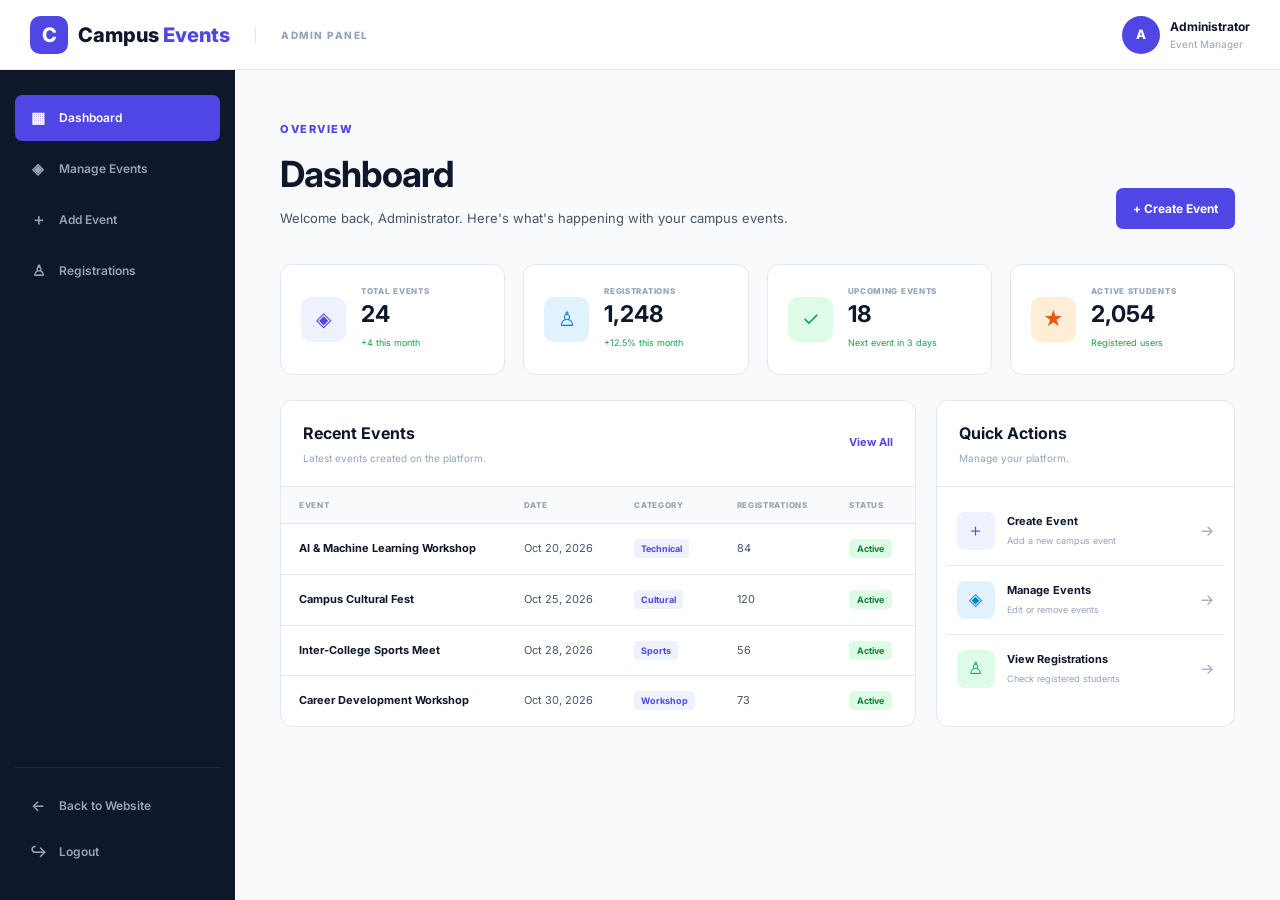
<file: pages/admin/dashboard.html>
<!DOCTYPE html>
<html lang="en">

<head>

    <meta charset="UTF-8">

    <meta name="viewport"
        content="width=device-width, initial-scale=1.0">

    <title>Admin Dashboard | Campus Events</title>

    <link rel="stylesheet" href="../../css/style.css">

    <link rel="preconnect"
        href="https://fonts.googleapis.com">

    <link rel="preconnect"
        href="https://fonts.gstatic.com"
        crossorigin>

    <link href="https://fonts.googleapis.com/css2?family=Inter:wght@400;500;600;700;800&display=swap"
        rel="stylesheet">

</head>


<body class="admin-body">


    <!-- ADMIN NAVIGATION -->

    <header class="admin-navbar">

        <div class="admin-brand">

            <a href="../../index.html"
                class="logo">

                <span class="logo-icon">
                    C
                </span>

                <span>
                    Campus<span class="logo-highlight">
                        Events
                    </span>
                </span>

            </a>

            <span class="admin-label">
                ADMIN PANEL
            </span>

        </div>


        <div class="admin-user">

            <div class="admin-avatar">
                A
            </div>

            <div>

                <strong>
                    Administrator
                </strong>

                <span>
                    Event Manager
                </span>

            </div>

        </div>

    </header>



    <!-- ADMIN LAYOUT -->

    <div class="admin-layout">


        <!-- SIDEBAR -->

        <aside class="admin-sidebar">

            <nav>

                <a href="dashboard.html"
                    class="admin-nav-link active">

                    <span>▦</span>

                    Dashboard

                </a>


                <a href="manage-events.html"
                    class="admin-nav-link">

                    <span>◈</span>

                    Manage Events

                </a>


                <a href="add-event.html"
                    class="admin-nav-link">

                    <span>＋</span>

                    Add Event

                </a>


                <a href="registrations.html"
                    class="admin-nav-link">

                    <span>♙</span>

                    Registrations

                </a>

            </nav>


            <div class="admin-sidebar-bottom">

                <a href="../../index.html"
                    class="admin-nav-link">

                    <span>←</span>

                    Back to Website

                </a>


                <a href="../login.html"
                    class="admin-nav-link logout-link">

                    <span>↪</span>

                    Logout

                </a>

            </div>

        </aside>



        <!-- MAIN CONTENT -->

        <main class="admin-main">


            <div class="admin-page-header">

                <div>

                    <span class="section-label">
                        OVERVIEW
                    </span>

                    <h1>
                        Dashboard
                    </h1>

                    <p>
                        Welcome back, Administrator.
                        Here's what's happening with your
                        campus events.
                    </p>

                </div>


                <a href="add-event.html"
                    class="admin-primary-btn">

                    + Create Event

                </a>

            </div>



            <!-- STATISTICS -->

            <section class="admin-stat-grid">


                <div class="admin-stat-card">

                    <div class="admin-stat-icon purple">
                        ◈
                    </div>

                    <div>

                        <span>
                            TOTAL EVENTS
                        </span>

                        <strong>
                            24
                        </strong>

                        <small>
                            +4 this month
                        </small>

                    </div>

                </div>


                <div class="admin-stat-card">

                    <div class="admin-stat-icon blue">
                        ♙
                    </div>

                    <div>

                        <span>
                            REGISTRATIONS
                        </span>

                        <strong>
                            1,248
                        </strong>

                        <small>
                            +12.5% this month
                        </small>

                    </div>

                </div>


                <div class="admin-stat-card">

                    <div class="admin-stat-icon green">
                        ✓
                    </div>

                    <div>

                        <span>
                            UPCOMING EVENTS
                        </span>

                        <strong>
                            18
                        </strong>

                        <small>
                            Next event in 3 days
                        </small>

                    </div>

                </div>


                <div class="admin-stat-card">

                    <div class="admin-stat-icon orange">
                        ★
                    </div>

                    <div>

                        <span>
                            ACTIVE STUDENTS
                        </span>

                        <strong>
                            2,054
                        </strong>

                        <small>
                            Registered users
                        </small>

                    </div>

                </div>

            </section>



            <!-- CONTENT GRID -->

            <section class="admin-content-grid">


                <!-- RECENT EVENTS -->

                <div class="admin-panel">

                    <div class="admin-panel-header">

                        <div>

                            <h2>
                                Recent Events
                            </h2>

                            <p>
                                Latest events created on the platform.
                            </p>

                        </div>

                        <a href="manage-events.html">
                            View All
                        </a>

                    </div>


                    <div class="admin-table-wrapper">

                        <table class="admin-table">

                            <thead>

                                <tr>

                                    <th>
                                        EVENT
                                    </th>

                                    <th>
                                        DATE
                                    </th>

                                    <th>
                                        CATEGORY
                                    </th>

                                    <th>
                                        REGISTRATIONS
                                    </th>

                                    <th>
                                        STATUS
                                    </th>

                                </tr>

                            </thead>


                            <tbody>

                                <tr>

                                    <td>
                                        <strong>
                                            AI & Machine Learning Workshop
                                        </strong>
                                    </td>

                                    <td>
                                        Oct 20, 2026
                                    </td>

                                    <td>
                                        <span class="table-category">
                                            Technical
                                        </span>
                                    </td>

                                    <td>
                                        84
                                    </td>

                                    <td>
                                        <span class="table-status active">
                                            Active
                                        </span>
                                    </td>

                                </tr>


                                <tr>

                                    <td>
                                        <strong>
                                            Campus Cultural Fest
                                        </strong>
                                    </td>

                                    <td>
                                        Oct 25, 2026
                                    </td>

                                    <td>
                                        <span class="table-category">
                                            Cultural
                                        </span>
                                    </td>

                                    <td>
                                        120
                                    </td>

                                    <td>
                                        <span class="table-status active">
                                            Active
                                        </span>
                                    </td>

                                </tr>


                                <tr>

                                    <td>
                                        <strong>
                                            Inter-College Sports Meet
                                        </strong>
                                    </td>

                                    <td>
                                        Oct 28, 2026
                                    </td>

                                    <td>
                                        <span class="table-category">
                                            Sports
                                        </span>
                                    </td>

                                    <td>
                                        56
                                    </td>

                                    <td>
                                        <span class="table-status active">
                                            Active
                                        </span>
                                    </td>

                                </tr>


                                <tr>

                                    <td>
                                        <strong>
                                            Career Development Workshop
                                        </strong>
                                    </td>

                                    <td>
                                        Oct 30, 2026
                                    </td>

                                    <td>
                                        <span class="table-category">
                                            Workshop
                                        </span>
                                    </td>

                                    <td>
                                        73
                                    </td>

                                    <td>
                                        <span class="table-status active">
                                            Active
                                        </span>
                                    </td>

                                </tr>

                            </tbody>

                        </table>

                    </div>

                </div>



                <!-- QUICK ACTIONS -->

                <div class="admin-panel quick-actions-panel">

                    <div class="admin-panel-header">

                        <div>

                            <h2>
                                Quick Actions
                            </h2>

                            <p>
                                Manage your platform.
                            </p>

                        </div>

                    </div>


                    <div class="quick-actions">


                        <a href="add-event.html"
                            class="quick-action">

                            <span class="quick-icon purple">
                                ＋
                            </span>

                            <div>

                                <strong>
                                    Create Event
                                </strong>

                                <span>
                                    Add a new campus event
                                </span>

                            </div>

                            <span>
                                →
                            </span>

                        </a>


                        <a href="manage-events.html"
                            class="quick-action">

                            <span class="quick-icon blue">
                                ◈
                            </span>

                            <div>

                                <strong>
                                    Manage Events
                                </strong>

                                <span>
                                    Edit or remove events
                                </span>

                            </div>

                            <span>
                                →
                            </span>

                        </a>


                        <a href="registrations.html"
                            class="quick-action">

                            <span class="quick-icon green">
                                ♙
                            </span>

                            <div>

                                <strong>
                                    View Registrations
                                </strong>

                                <span>
                                    Check registered students
                                </span>

                            </div>

                            <span>
                                →
                            </span>

                        </a>

                    </div>

                </div>

            </section>


        </main>

    </div>


</body>

</html>
</file>
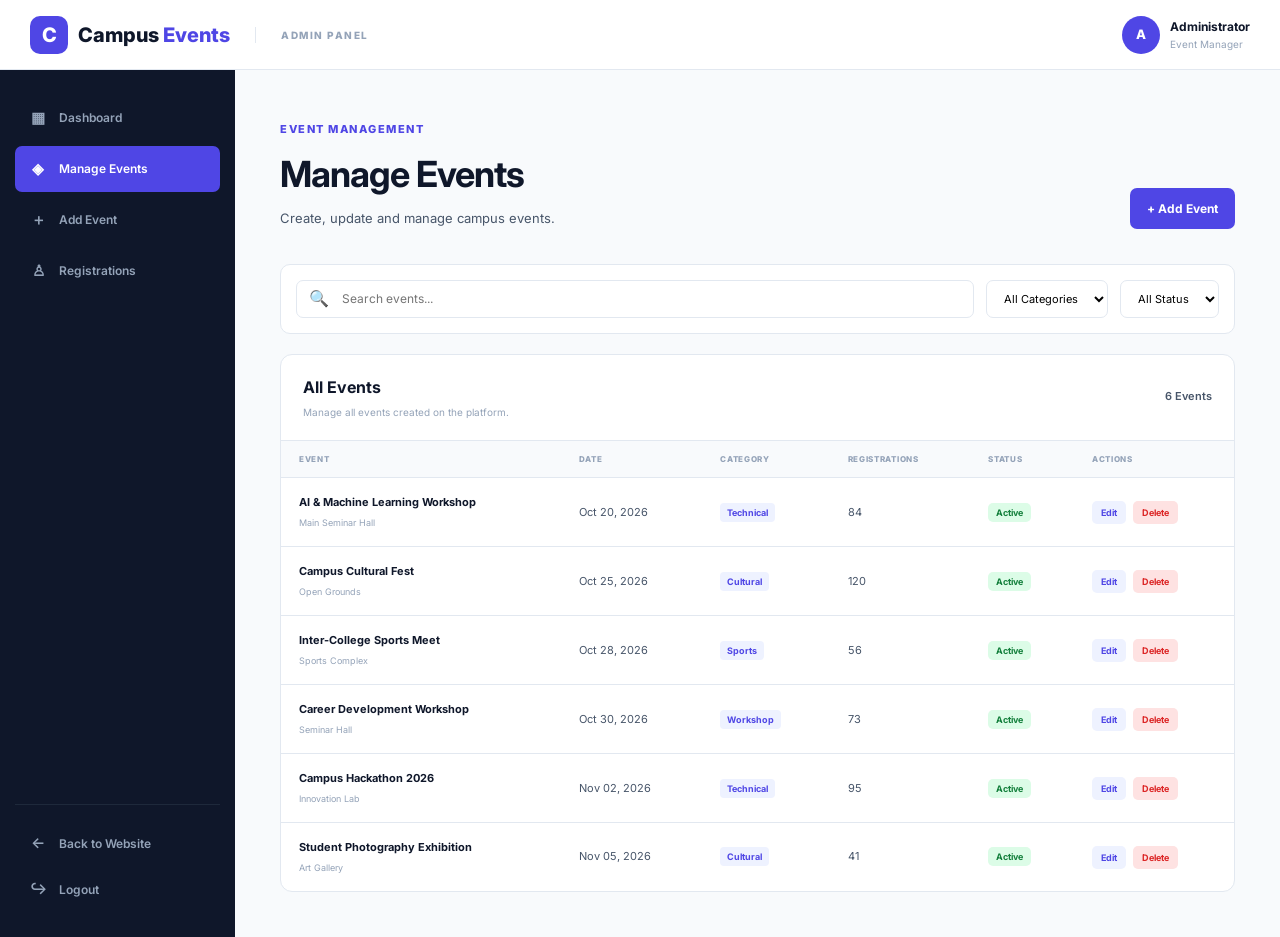
<file: pages/admin/manage-events.html>
<!DOCTYPE html>
<html lang="en">

<head>

    <meta charset="UTF-8">

    <meta name="viewport"
        content="width=device-width, initial-scale=1.0">

    <title>Manage Events | Campus Events</title>

    <link rel="stylesheet"
        href="../../css/style.css">

    <link rel="preconnect"
        href="https://fonts.googleapis.com">

    <link rel="preconnect"
        href="https://fonts.gstatic.com"
        crossorigin>

    <link href="https://fonts.googleapis.com/css2?family=Inter:wght@400;500;600;700;800&display=swap"
        rel="stylesheet">

</head>


<body class="admin-body">


    <!-- ADMIN NAVBAR -->

    <header class="admin-navbar">

        <div class="admin-brand">

            <a href="../../index.html"
                class="logo">

                <span class="logo-icon">
                    C
                </span>

                <span>
                    Campus<span class="logo-highlight">
                        Events
                    </span>
                </span>

            </a>

            <span class="admin-label">
                ADMIN PANEL
            </span>

        </div>


        <div class="admin-user">

            <div class="admin-avatar">
                A
            </div>

            <div>

                <strong>
                    Administrator
                </strong>

                <span>
                    Event Manager
                </span>

            </div>

        </div>

    </header>



    <div class="admin-layout">


        <!-- SIDEBAR -->

        <aside class="admin-sidebar">

            <nav>

                <a href="dashboard.html"
                    class="admin-nav-link">

                    <span>▦</span>

                    Dashboard

                </a>


                <a href="manage-events.html"
                    class="admin-nav-link active">

                    <span>◈</span>

                    Manage Events

                </a>


                <a href="add-event.html"
                    class="admin-nav-link">

                    <span>＋</span>

                    Add Event

                </a>


                <a href="registrations.html"
                    class="admin-nav-link">

                    <span>♙</span>

                    Registrations

                </a>

            </nav>


            <div class="admin-sidebar-bottom">

                <a href="../../index.html"
                    class="admin-nav-link">

                    <span>←</span>

                    Back to Website

                </a>


                <a href="../login.html"
                    class="admin-nav-link logout-link">

                    <span>↪</span>

                    Logout

                </a>

            </div>

        </aside>



        <!-- MAIN -->

        <main class="admin-main">


            <div class="admin-page-header">

                <div>

                    <span class="section-label">
                        EVENT MANAGEMENT
                    </span>

                    <h1>
                        Manage Events
                    </h1>

                    <p>
                        Create, update and manage campus events.
                    </p>

                </div>


                <a href="add-event.html"
                    class="admin-primary-btn">

                    + Add Event

                </a>

            </div>



            <!-- SEARCH / FILTER -->

            <div class="event-management-toolbar">


                <div class="admin-search">

                    <span>
                        🔍
                    </span>

                    <input
                        type="text"
                        id="adminEventSearch"
                        placeholder="Search events...">

                </div>


                <select
                    id="adminCategoryFilter">

                    <option value="all">
                        All Categories
                    </option>

                    <option value="technical">
                        Technical
                    </option>

                    <option value="cultural">
                        Cultural
                    </option>

                    <option value="sports">
                        Sports
                    </option>

                    <option value="workshop">
                        Workshop
                    </option>

                </select>


                <select
                    id="adminStatusFilter">

                    <option value="all">
                        All Status
                    </option>

                    <option value="active">
                        Active
                    </option>

                    <option value="draft">
                        Draft
                    </option>

                </select>

            </div>



            <!-- EVENTS TABLE -->

            <div class="admin-panel">


                <div class="admin-panel-header">

                    <div>

                        <h2>
                            All Events
                        </h2>

                        <p>
                            Manage all events created on the platform.
                        </p>

                    </div>

                    <span class="event-count-label">
                        6 Events
                    </span>

                </div>


                <div class="admin-table-wrapper">

                    <table
                        class="admin-table manage-events-table">

                        <thead>

                            <tr>

                                <th>
                                    EVENT
                                </th>

                                <th>
                                    DATE
                                </th>

                                <th>
                                    CATEGORY
                                </th>

                                <th>
                                    REGISTRATIONS
                                </th>

                                <th>
                                    STATUS
                                </th>

                                <th>
                                    ACTIONS
                                </th>

                            </tr>

                        </thead>


                        <tbody
                            id="adminEventsTable">


                            <tr
                                data-category="technical"
                                data-status="active">

                                <td>

                                    <strong>
                                        AI & Machine Learning Workshop
                                    </strong>

                                    <small class="event-location">
                                        Main Seminar Hall
                                    </small>

                                </td>

                                <td>
                                    Oct 20, 2026
                                </td>

                                <td>

                                    <span class="table-category">
                                        Technical
                                    </span>

                                </td>

                                <td>
                                    84
                                </td>

                                <td>

                                    <span class="table-status active">
                                        Active
                                    </span>

                                </td>

                                <td>

                                    <div class="table-actions">

                                        <button
                                            class="edit-event-btn">

                                            Edit

                                        </button>

                                        <button
                                            class="delete-event-btn">

                                            Delete

                                        </button>

                                    </div>

                                </td>

                            </tr>



                            <tr
                                data-category="cultural"
                                data-status="active">

                                <td>

                                    <strong>
                                        Campus Cultural Fest
                                    </strong>

                                    <small class="event-location">
                                        Open Grounds
                                    </small>

                                </td>

                                <td>
                                    Oct 25, 2026
                                </td>

                                <td>

                                    <span class="table-category">
                                        Cultural
                                    </span>

                                </td>

                                <td>
                                    120
                                </td>

                                <td>

                                    <span class="table-status active">
                                        Active
                                    </span>

                                </td>

                                <td>

                                    <div class="table-actions">

                                        <button
                                            class="edit-event-btn">

                                            Edit

                                        </button>

                                        <button
                                            class="delete-event-btn">

                                            Delete

                                        </button>

                                    </div>

                                </td>

                            </tr>



                            <tr
                                data-category="sports"
                                data-status="active">

                                <td>

                                    <strong>
                                        Inter-College Sports Meet
                                    </strong>

                                    <small class="event-location">
                                        Sports Complex
                                    </small>

                                </td>

                                <td>
                                    Oct 28, 2026
                                </td>

                                <td>

                                    <span class="table-category">
                                        Sports
                                    </span>

                                </td>

                                <td>
                                    56
                                </td>

                                <td>

                                    <span class="table-status active">
                                        Active
                                    </span>

                                </td>

                                <td>

                                    <div class="table-actions">

                                        <button
                                            class="edit-event-btn">

                                            Edit

                                        </button>

                                        <button
                                            class="delete-event-btn">

                                            Delete

                                        </button>

                                    </div>

                                </td>

                            </tr>



                            <tr
                                data-category="workshop"
                                data-status="active">

                                <td>

                                    <strong>
                                        Career Development Workshop
                                    </strong>

                                    <small class="event-location">
                                        Seminar Hall
                                    </small>

                                </td>

                                <td>
                                    Oct 30, 2026
                                </td>

                                <td>

                                    <span class="table-category">
                                        Workshop
                                    </span>

                                </td>

                                <td>
                                    73
                                </td>

                                <td>

                                    <span class="table-status active">
                                        Active
                                    </span>

                                </td>

                                <td>

                                    <div class="table-actions">

                                        <button
                                            class="edit-event-btn">

                                            Edit

                                        </button>

                                        <button
                                            class="delete-event-btn">

                                            Delete

                                        </button>

                                    </div>

                                </td>

                            </tr>



                            <tr
                                data-category="technical"
                                data-status="active">

                                <td>

                                    <strong>
                                        Campus Hackathon 2026
                                    </strong>

                                    <small class="event-location">
                                        Innovation Lab
                                    </small>

                                </td>

                                <td>
                                    Nov 02, 2026
                                </td>

                                <td>

                                    <span class="table-category">
                                        Technical
                                    </span>

                                </td>

                                <td>
                                    95
                                </td>

                                <td>

                                    <span class="table-status active">
                                        Active
                                    </span>

                                </td>

                                <td>

                                    <div class="table-actions">

                                        <button
                                            class="edit-event-btn">

                                            Edit

                                        </button>

                                        <button
                                            class="delete-event-btn">

                                            Delete

                                        </button>

                                    </div>

                                </td>

                            </tr>



                            <tr
                                data-category="cultural"
                                data-status="active">

                                <td>

                                    <strong>
                                        Student Photography Exhibition
                                    </strong>

                                    <small class="event-location">
                                        Art Gallery
                                    </small>

                                </td>

                                <td>
                                    Nov 05, 2026
                                </td>

                                <td>

                                    <span class="table-category">
                                        Cultural
                                    </span>

                                </td>

                                <td>
                                    41
                                </td>

                                <td>

                                    <span class="table-status active">
                                        Active
                                    </span>

                                </td>

                                <td>

                                    <div class="table-actions">

                                        <button
                                            class="edit-event-btn">

                                            Edit

                                        </button>

                                        <button
                                            class="delete-event-btn">

                                            Delete

                                        </button>

                                    </div>

                                </td>

                            </tr>


                        </tbody>

                    </table>

                </div>

            </div>


        </main>

    </div>


    <script src="../../js/main.js"></script>

</body>

</html>
</file>
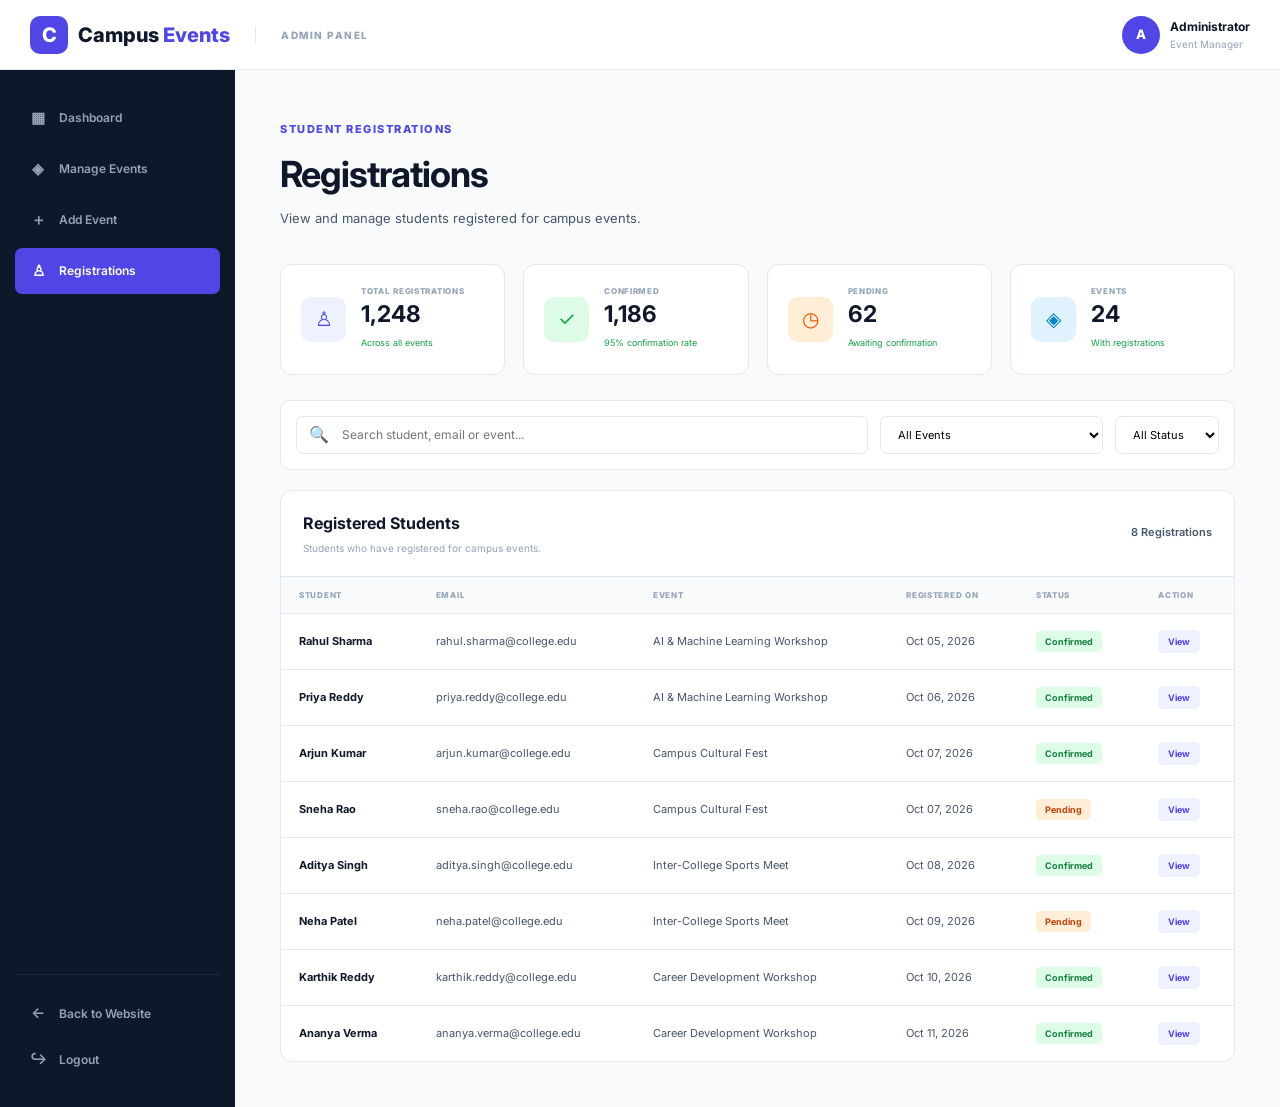
<file: pages/admin/registrations.html>
<!DOCTYPE html>
<html lang="en">

<head>
    <meta charset="UTF-8">
    <meta name="viewport" content="width=device-width, initial-scale=1.0">

    <title>Registrations | Campus Events</title>

    <link rel="stylesheet" href="../../css/style.css">

    <link rel="preconnect" href="https://fonts.googleapis.com">
    <link rel="preconnect" href="https://fonts.gstatic.com" crossorigin>

    <link href="https://fonts.googleapis.com/css2?family=Inter:wght@400;500;600;700;800&display=swap"
        rel="stylesheet">
</head>

<body class="admin-body">

    <!-- ADMIN NAVBAR -->

    <header class="admin-navbar">

        <div class="admin-brand">

            <a href="../../index.html" class="logo">

                <span class="logo-icon">
                    C
                </span>

                <span>
                    Campus<span class="logo-highlight">
                        Events
                    </span>
                </span>

            </a>

            <span class="admin-label">
                ADMIN PANEL
            </span>

        </div>


        <div class="admin-user">

            <div class="admin-avatar">
                A
            </div>

            <div>

                <strong>
                    Administrator
                </strong>

                <span>
                    Event Manager
                </span>

            </div>

        </div>

    </header>


    <div class="admin-layout">


        <!-- SIDEBAR -->

        <aside class="admin-sidebar">

            <nav>

                <a href="dashboard.html"
                    class="admin-nav-link">

                    <span>▦</span>
                    Dashboard

                </a>


                <a href="manage-events.html"
                    class="admin-nav-link">

                    <span>◈</span>
                    Manage Events

                </a>


                <a href="add-event.html"
                    class="admin-nav-link">

                    <span>＋</span>
                    Add Event

                </a>


                <a href="registrations.html"
                    class="admin-nav-link active">

                    <span>♙</span>
                    Registrations

                </a>

            </nav>


            <div class="admin-sidebar-bottom">

                <a href="../../index.html"
                    class="admin-nav-link">

                    <span>←</span>
                    Back to Website

                </a>


                <a href="../login.html"
                    class="admin-nav-link logout-link">

                    <span>↪</span>
                    Logout

                </a>

            </div>

        </aside>



        <!-- MAIN CONTENT -->

        <main class="admin-main">


            <div class="admin-page-header">

                <div>

                    <span class="section-label">
                        STUDENT REGISTRATIONS
                    </span>

                    <h1>
                        Registrations
                    </h1>

                    <p>
                        View and manage students registered for campus events.
                    </p>

                </div>

            </div>



            <!-- REGISTRATION STATS -->

            <section class="admin-stat-grid">


                <div class="admin-stat-card">

                    <div class="admin-stat-icon purple">
                        ♙
                    </div>

                    <div>

                        <span>
                            TOTAL REGISTRATIONS
                        </span>

                        <strong>
                            1,248
                        </strong>

                        <small>
                            Across all events
                        </small>

                    </div>

                </div>


                <div class="admin-stat-card">

                    <div class="admin-stat-icon green">
                        ✓
                    </div>

                    <div>

                        <span>
                            CONFIRMED
                        </span>

                        <strong>
                            1,186
                        </strong>

                        <small>
                            95% confirmation rate
                        </small>

                    </div>

                </div>


                <div class="admin-stat-card">

                    <div class="admin-stat-icon orange">
                        ◷
                    </div>

                    <div>

                        <span>
                            PENDING
                        </span>

                        <strong>
                            62
                        </strong>

                        <small>
                            Awaiting confirmation
                        </small>

                    </div>

                </div>


                <div class="admin-stat-card">

                    <div class="admin-stat-icon blue">
                        ◈
                    </div>

                    <div>

                        <span>
                            EVENTS
                        </span>

                        <strong>
                            24
                        </strong>

                        <small>
                            With registrations
                        </small>

                    </div>

                </div>

            </section>



            <!-- SEARCH AND FILTER -->

            <div class="registration-toolbar">


                <div class="admin-search">

                    <span>
                        🔍
                    </span>

                    <input
                        type="text"
                        id="registrationSearch"
                        placeholder="Search student, email or event...">

                </div>


                <select id="registrationEventFilter">

                    <option value="all">
                        All Events
                    </option>

                    <option value="ai">
                        AI & Machine Learning Workshop
                    </option>

                    <option value="cultural">
                        Campus Cultural Fest
                    </option>

                    <option value="sports">
                        Inter-College Sports Meet
                    </option>

                    <option value="career">
                        Career Development Workshop
                    </option>

                </select>


                <select id="registrationStatusFilter">

                    <option value="all">
                        All Status
                    </option>

                    <option value="confirmed">
                        Confirmed
                    </option>

                    <option value="pending">
                        Pending
                    </option>

                </select>

            </div>



            <!-- REGISTRATION TABLE -->

            <div class="admin-panel">


                <div class="admin-panel-header">

                    <div>

                        <h2>
                            Registered Students
                        </h2>

                        <p>
                            Students who have registered for campus events.
                        </p>

                    </div>

                    <span class="event-count-label">
                        8 Registrations
                    </span>

                </div>


                <div class="admin-table-wrapper">

                    <table class="admin-table registration-table">

                        <thead>

                            <tr>

                                <th>
                                    STUDENT
                                </th>

                                <th>
                                    EMAIL
                                </th>

                                <th>
                                    EVENT
                                </th>

                                <th>
                                    REGISTERED ON
                                </th>

                                <th>
                                    STATUS
                                </th>

                                <th>
                                    ACTION
                                </th>

                            </tr>

                        </thead>


                        <tbody id="registrationTable">


                            <tr
                                data-event="ai"
                                data-status="confirmed">

                                <td>
                                    <strong>
                                        Rahul Sharma
                                    </strong>
                                </td>

                                <td>
                                    rahul.sharma@college.edu
                                </td>

                                <td>
                                    AI & Machine Learning Workshop
                                </td>

                                <td>
                                    Oct 05, 2026
                                </td>

                                <td>
                                    <span class="registration-status confirmed">
                                        Confirmed
                                    </span>
                                </td>

                                <td>
                                    <button class="view-registration-btn">
                                        View
                                    </button>
                                </td>

                            </tr>


                            <tr
                                data-event="ai"
                                data-status="confirmed">

                                <td>
                                    <strong>
                                        Priya Reddy
                                    </strong>
                                </td>

                                <td>
                                    priya.reddy@college.edu
                                </td>

                                <td>
                                    AI & Machine Learning Workshop
                                </td>

                                <td>
                                    Oct 06, 2026
                                </td>

                                <td>
                                    <span class="registration-status confirmed">
                                        Confirmed
                                    </span>
                                </td>

                                <td>
                                    <button class="view-registration-btn">
                                        View
                                    </button>
                                </td>

                            </tr>


                            <tr
                                data-event="cultural"
                                data-status="confirmed">

                                <td>
                                    <strong>
                                        Arjun Kumar
                                    </strong>
                                </td>

                                <td>
                                    arjun.kumar@college.edu
                                </td>

                                <td>
                                    Campus Cultural Fest
                                </td>

                                <td>
                                    Oct 07, 2026
                                </td>

                                <td>
                                    <span class="registration-status confirmed">
                                        Confirmed
                                    </span>
                                </td>

                                <td>
                                    <button class="view-registration-btn">
                                        View
                                    </button>
                                </td>

                            </tr>


                            <tr
                                data-event="cultural"
                                data-status="pending">

                                <td>
                                    <strong>
                                        Sneha Rao
                                    </strong>
                                </td>

                                <td>
                                    sneha.rao@college.edu
                                </td>

                                <td>
                                    Campus Cultural Fest
                                </td>

                                <td>
                                    Oct 07, 2026
                                </td>

                                <td>
                                    <span class="registration-status pending">
                                        Pending
                                    </span>
                                </td>

                                <td>
                                    <button class="view-registration-btn">
                                        View
                                    </button>
                                </td>

                            </tr>


                            <tr
                                data-event="sports"
                                data-status="confirmed">

                                <td>
                                    <strong>
                                        Aditya Singh
                                    </strong>
                                </td>

                                <td>
                                    aditya.singh@college.edu
                                </td>

                                <td>
                                    Inter-College Sports Meet
                                </td>

                                <td>
                                    Oct 08, 2026
                                </td>

                                <td>
                                    <span class="registration-status confirmed">
                                        Confirmed
                                    </span>
                                </td>

                                <td>
                                    <button class="view-registration-btn">
                                        View
                                    </button>
                                </td>

                            </tr>


                            <tr
                                data-event="sports"
                                data-status="pending">

                                <td>
                                    <strong>
                                        Neha Patel
                                    </strong>
                                </td>

                                <td>
                                    neha.patel@college.edu
                                </td>

                                <td>
                                    Inter-College Sports Meet
                                </td>

                                <td>
                                    Oct 09, 2026
                                </td>

                                <td>
                                    <span class="registration-status pending">
                                        Pending
                                    </span>
                                </td>

                                <td>
                                    <button class="view-registration-btn">
                                        View
                                    </button>
                                </td>

                            </tr>


                            <tr
                                data-event="career"
                                data-status="confirmed">

                                <td>
                                    <strong>
                                        Karthik Reddy
                                    </strong>
                                </td>

                                <td>
                                    karthik.reddy@college.edu
                                </td>

                                <td>
                                    Career Development Workshop
                                </td>

                                <td>
                                    Oct 10, 2026
                                </td>

                                <td>
                                    <span class="registration-status confirmed">
                                        Confirmed
                                    </span>
                                </td>

                                <td>
                                    <button class="view-registration-btn">
                                        View
                                    </button>
                                </td>

                            </tr>


                            <tr
                                data-event="career"
                                data-status="confirmed">

                                <td>
                                    <strong>
                                        Ananya Verma
                                    </strong>
                                </td>

                                <td>
                                    ananya.verma@college.edu
                                </td>

                                <td>
                                    Career Development Workshop
                                </td>

                                <td>
                                    Oct 11, 2026
                                </td>

                                <td>
                                    <span class="registration-status confirmed">
                                        Confirmed
                                    </span>
                                </td>

                                <td>
                                    <button class="view-registration-btn">
                                        View
                                    </button>
                                </td>

                            </tr>


                        </tbody>

                    </table>

                </div>

            </div>


        </main>

    </div>


    <script src="../../js/main.js"></script>

</body>

</html>
</file>
<file: css/style.css>
/* ========================================
   GLOBAL STYLES
======================================== */

* {
    margin: 0;
    padding: 0;
    box-sizing: border-box;
}

html {
    scroll-behavior: smooth;
}

body {
    font-family: "Inter", sans-serif;
    background: #f8fafc;
    color: #0f172a;
    line-height: 1.6;
}

a {
    text-decoration: none;
    color: inherit;
}

button {
    font-family: inherit;
}

:root {
    --primary: #4f46e5;
    --primary-dark: #4338ca;
    --dark: #0f172a;
    --text: #475569;
    --light: #f8fafc;
    --border: #e2e8f0;
    --white: #ffffff;
}


/* ========================================
   NAVIGATION
======================================== */

.navbar {
    background: rgba(255, 255, 255, 0.95);
    border-bottom: 1px solid var(--border);
    position: sticky;
    top: 0;
    z-index: 1000;
    backdrop-filter: blur(10px);
}

.nav-container {
    max-width: 1200px;
    margin: auto;
    height: 76px;
    padding: 0 24px;

    display: flex;
    align-items: center;
    justify-content: space-between;
}

.logo {
    display: flex;
    align-items: center;
    gap: 10px;

    font-size: 20px;
    font-weight: 800;
}

.logo-icon {
    width: 38px;
    height: 38px;

    display: flex;
    align-items: center;
    justify-content: center;

    background: var(--primary);
    color: white;

    border-radius: 10px;
    font-weight: 800;
}

.logo-highlight {
    color: var(--primary);
}

.nav-links {
    display: flex;
    gap: 32px;
}

.nav-links a {
    color: #64748b;
    font-size: 14px;
    font-weight: 500;

    transition: 0.2s;
}

.nav-links a:hover,
.nav-links a.active {
    color: var(--primary);
}

.nav-actions {
    display: flex;
    align-items: center;
    gap: 10px;
}

.login-btn {
    padding: 9px 18px;
    font-size: 14px;
    font-weight: 600;
}

.register-btn {
    padding: 10px 18px;

    background: var(--primary);
    color: white;

    border-radius: 8px;

    font-size: 14px;
    font-weight: 600;

    transition: 0.2s;
}

.register-btn:hover {
    background: var(--primary-dark);
}


/* ========================================
   HERO
======================================== */

.hero {
    max-width: 1200px;
    margin: auto;
    padding: 90px 24px;

    display: grid;
    grid-template-columns: 1.1fr 0.9fr;
    align-items: center;
    gap: 80px;
}

.hero-badge {
    display: inline-block;

    background: #eef2ff;
    color: var(--primary);

    padding: 7px 14px;

    border-radius: 50px;

    font-size: 12px;
    font-weight: 700;

    margin-bottom: 22px;
}

.hero h1 {
    font-size: clamp(48px, 6vw, 72px);
    line-height: 1.05;
    letter-spacing: -3px;
    font-weight: 800;

    margin-bottom: 24px;
}

.hero h1 span {
    color: var(--primary);
}

.hero-content > p {
    max-width: 570px;

    color: var(--text);

    font-size: 17px;
    line-height: 1.8;

    margin-bottom: 32px;
}

.hero-buttons {
    display: flex;
    gap: 14px;
}

.primary-btn,
.secondary-btn {
    padding: 13px 22px;

    border-radius: 8px;

    font-size: 14px;
    font-weight: 600;

    transition: 0.2s;
}

.primary-btn {
    background: var(--primary);
    color: white;
}

.primary-btn:hover {
    background: var(--primary-dark);
    transform: translateY(-2px);
}

.secondary-btn {
    border: 1px solid var(--border);
    background: white;
}

.secondary-btn:hover {
    border-color: var(--primary);
    color: var(--primary);
}


/* ========================================
   EVENT PREVIEW
======================================== */

.hero-visual {
    display: flex;
    justify-content: center;
}

.event-preview-card {
    width: 100%;
    max-width: 390px;

    background: white;

    padding: 30px;

    border-radius: 20px;

    box-shadow:
        0 25px 60px rgba(15, 23, 42, 0.12);

    border: 1px solid var(--border);
}

.preview-top {
    display: flex;
    justify-content: space-between;
    align-items: center;

    margin-bottom: 24px;
}

.preview-label {
    color: var(--primary);

    font-size: 10px;
    font-weight: 800;

    letter-spacing: 1px;
}

.preview-date {
    background: #eef2ff;
    color: var(--primary);

    padding: 6px 10px;

    border-radius: 6px;

    font-size: 11px;
    font-weight: 700;
}

.preview-icon {
    width: 70px;
    height: 70px;

    display: flex;
    align-items: center;
    justify-content: center;

    background: #eef2ff;

    border-radius: 16px;

    font-size: 30px;

    margin-bottom: 20px;
}

.event-preview-card h3 {
    font-size: 24px;
    margin-bottom: 10px;
}

.event-preview-card p {
    color: var(--text);
    font-size: 14px;
    margin-bottom: 20px;
}

.preview-info {
    display: flex;
    flex-direction: column;
    gap: 8px;

    color: #64748b;

    font-size: 13px;

    margin-bottom: 20px;
}

.preview-btn {
    width: 100%;

    padding: 12px;

    border: none;
    border-radius: 8px;

    background: var(--dark);
    color: white;

    font-weight: 600;

    cursor: pointer;
}


/* ========================================
   STATISTICS
======================================== */

.stats-section {
    max-width: 1152px;
    margin: 0 auto 90px;

    background: var(--dark);
    color: white;

    border-radius: 16px;

    padding: 32px;

    display: grid;
    grid-template-columns: repeat(4, 1fr);
}

.stat {
    text-align: center;

    border-right: 1px solid #334155;
}

.stat:last-child {
    border-right: none;
}

.stat h2 {
    font-size: 28px;
    margin-bottom: 4px;
}

.stat p {
    color: #94a3b8;
    font-size: 13px;
}


/* ========================================
   EVENTS SECTION
======================================== */

.events-section {
    max-width: 1152px;
    margin: 0 auto;
    padding: 0 24px 100px;
}

.section-heading {
    display: flex;
    justify-content: space-between;
    align-items: end;

    margin-bottom: 35px;
}

.section-label {
    color: var(--primary);

    font-size: 11px;
    font-weight: 800;

    letter-spacing: 1.5px;
}

.section-heading h2 {
    font-size: 34px;
    margin: 7px 0;
}

.section-heading p {
    color: var(--text);
    font-size: 14px;
}

.view-all {
    color: var(--primary);

    font-size: 14px;
    font-weight: 600;
}


/* ========================================
   EVENT CARDS
======================================== */

.event-grid {
    display: grid;
    grid-template-columns: repeat(3, 1fr);
    gap: 22px;
}

.event-card {
    background: white;

    border: 1px solid var(--border);

    border-radius: 14px;

    overflow: hidden;

    transition: 0.25s;
}

.event-card:hover {
    transform: translateY(-5px);

    box-shadow:
        0 15px 35px rgba(15, 23, 42, 0.1);
}

.event-image {
    height: 180px;

    padding: 16px;

    display: flex;
    justify-content: space-between;
    align-items: flex-start;
}

.technical {
    background: linear-gradient(135deg, #6366f1, #8b5cf6);
}

.cultural {
    background: linear-gradient(135deg, #ec4899, #f43f5e);
}

.sports {
    background: linear-gradient(135deg, #0ea5e9, #06b6d4);
}

.category {
    background: rgba(255, 255, 255, 0.9);

    padding: 5px 9px;

    border-radius: 5px;

    font-size: 9px;
    font-weight: 800;
}

.event-date {
    background: white;

    padding: 7px 10px;

    border-radius: 8px;

    text-align: center;

    font-size: 9px;
    font-weight: 700;
}

.event-date strong {
    display: block;

    font-size: 19px;
    line-height: 1;
}

.event-content {
    padding: 22px;
}

.event-content h3 {
    font-size: 17px;
    margin-bottom: 8px;
}

.event-content p {
    color: var(--text);

    font-size: 13px;

    margin-bottom: 18px;
}

.event-details {
    display: flex;
    flex-direction: column;
    gap: 6px;

    color: #64748b;

    font-size: 12px;

    padding-bottom: 18px;

    border-bottom: 1px solid var(--border);
}

.event-link {
    display: inline-block;

    margin-top: 16px;

    color: var(--primary);

    font-size: 13px;
    font-weight: 700;
}


/* ========================================
   FOOTER
======================================== */

.footer {
    background: var(--dark);
    color: white;

    padding: 50px 24px 25px;
}

.footer-content {
    max-width: 1152px;
    margin: auto;

    display: flex;
    justify-content: space-between;

    padding-bottom: 35px;

    border-bottom: 1px solid #334155;
}

.footer-logo {
    margin-bottom: 12px;
}

.footer-content p {
    color: #94a3b8;
    font-size: 13px;
}

.footer-links {
    display: flex;
    gap: 25px;

    color: #cbd5e1;

    font-size: 13px;
}

.copyright {
    max-width: 1152px;
    margin: 20px auto 0;

    color: #64748b;

    font-size: 12px;
    text-align: center;
}


/* ========================================
   RESPONSIVE DESIGN
======================================== */

@media (max-width: 900px) {

    .hero {
        grid-template-columns: 1fr;

        text-align: center;

        gap: 50px;
    }

    .hero-content > p {
        margin-left: auto;
        margin-right: auto;
    }

    .hero-buttons {
        justify-content: center;
    }

    .hero-visual {
        order: 2;
    }

    .stats-section {
        margin-left: 24px;
        margin-right: 24px;
    }

    .event-grid {
        grid-template-columns: 1fr;
    }
}


@media (max-width: 700px) {

    .nav-links {
        display: none;
    }

    .nav-container {
        height: 68px;
    }

    .hero {
        padding-top: 60px;
    }

    .hero h1 {
        font-size: 46px;
        letter-spacing: -2px;
    }

    .stats-section {
        grid-template-columns: repeat(2, 1fr);
        gap: 25px;
    }

    .stat:nth-child(2) {
        border-right: none;
    }

    .section-heading {
        align-items: flex-start;
        flex-direction: column;
        gap: 15px;
    }

    .footer-content {
        flex-direction: column;
        gap: 25px;
    }

    .footer-links {
        flex-wrap: wrap;
    }
}
/* ========================================
   EVENTS PAGE
======================================== */

.events-page {
    max-width: 1152px;
    margin: auto;
    padding: 70px 24px 100px;
}

.events-page-header {
    margin-bottom: 35px;
}

.events-page-header h1 {
    font-size: 48px;
    letter-spacing: -1.5px;
    margin: 8px 0;
}

.events-page-header p {
    color: var(--text);
    font-size: 15px;
}


/* SEARCH */

.event-search {
    display: flex;
    max-width: 650px;
    margin-bottom: 25px;
}

.event-search input {
    flex: 1;

    padding: 14px 18px;

    border: 1px solid var(--border);
    border-radius: 8px 0 0 8px;

    outline: none;

    font-family: inherit;
    font-size: 14px;

    background: white;
}

.event-search input:focus {
    border-color: var(--primary);
}

.event-search button {
    padding: 0 24px;

    border: none;
    border-radius: 0 8px 8px 0;

    background: var(--primary);
    color: white;

    font-weight: 600;

    cursor: pointer;
}


/* CATEGORY FILTER */

.category-filter {
    display: flex;
    gap: 10px;

    margin-bottom: 35px;

    flex-wrap: wrap;
}

.filter-btn {
    padding: 9px 16px;

    border: 1px solid var(--border);
    border-radius: 7px;

    background: white;

    color: #64748b;

    font-family: inherit;
    font-size: 13px;
    font-weight: 600;

    cursor: pointer;

    transition: 0.2s;
}

.filter-btn:hover {
    border-color: var(--primary);
    color: var(--primary);
}

.filter-btn.active {
    background: var(--primary);
    color: white;
    border-color: var(--primary);
}


/* EVENT GRID */

.events-page .event-grid {
    grid-template-columns: repeat(3, 1fr);
}


/* MOBILE */

@media (max-width: 900px) {

    .events-page .event-grid {
        grid-template-columns: repeat(2, 1fr);
    }

}

@media (max-width: 650px) {

    .events-page {
        padding-top: 45px;
    }

    .events-page-header h1 {
        font-size: 38px;
    }

    .event-search {
        width: 100%;
    }

    .events-page .event-grid {
        grid-template-columns: 1fr;
    }

}
/* ========================================
   EVENT DETAILS PAGE
======================================== */

.event-details-page {
    max-width: 1152px;
    margin: auto;
    padding: 50px 24px 100px;
}

.back-link {
    display: inline-block;
    color: var(--text);
    font-size: 14px;
    font-weight: 600;
    margin-bottom: 30px;
}

.back-link:hover {
    color: var(--primary);
}

.event-details-layout {
    display: grid;
    grid-template-columns: 1.5fr 0.8fr;
    gap: 45px;
    align-items: start;
}

.large-event-image {
    height: 320px;

    background: linear-gradient(
        135deg,
        #6366f1,
        #8b5cf6
    );

    border-radius: 18px;

    padding: 25px;

    position: relative;

    display: flex;
    align-items: center;
    justify-content: center;
}

.large-category {
    position: absolute;
    top: 22px;
    left: 22px;

    background: white;
    color: var(--primary);

    padding: 7px 12px;

    border-radius: 6px;

    font-size: 10px;
    font-weight: 800;
}

.large-event-icon {
    width: 120px;
    height: 120px;

    border-radius: 28px;

    background: rgba(255,255,255,0.18);

    display: flex;
    align-items: center;
    justify-content: center;

    font-size: 55px;

    backdrop-filter: blur(10px);
}

.event-description {
    padding-top: 35px;
}

.event-description h1 {
    font-size: 42px;
    line-height: 1.15;
    letter-spacing: -1.5px;

    margin: 8px 0 20px;
}

.event-intro {
    color: #475569;
    font-size: 17px;
    line-height: 1.8;

    margin-bottom: 35px;
}

.event-description h2 {
    font-size: 22px;
    margin: 30px 0 12px;
}

.event-description p {
    color: var(--text);
    font-size: 14px;
    line-height: 1.8;
}

.learning-list {
    padding-left: 20px;

    color: var(--text);

    font-size: 14px;
    line-height: 2;
}


/* SIDEBAR */

.event-sidebar {
    position: sticky;
    top: 100px;
}

.event-info-card,
.organizer-card {
    background: white;

    border: 1px solid var(--border);

    border-radius: 16px;

    padding: 25px;

    box-shadow:
        0 10px 30px rgba(15, 23, 42, 0.05);
}

.event-info-card h2 {
    font-size: 20px;
    margin-bottom: 25px;
}

.info-item {
    display: flex;
    gap: 13px;

    padding: 15px 0;

    border-bottom: 1px solid var(--border);
}

.info-icon {
    width: 38px;
    height: 38px;

    background: #eef2ff;

    border-radius: 9px;

    display: flex;
    align-items: center;
    justify-content: center;

    flex-shrink: 0;
}

.info-item small {
    display: block;

    color: #94a3b8;

    font-size: 9px;
    font-weight: 800;

    letter-spacing: 1px;

    margin-bottom: 3px;
}

.info-item strong {
    display: block;

    font-size: 13px;

    color: var(--dark);
}

.seats-box {
    display: flex;
    align-items: center;
    gap: 8px;

    background: #f8fafc;

    padding: 14px;

    border-radius: 8px;

    margin: 20px 0;

    color: var(--text);

    font-size: 12px;
}

.seats-box strong {
    color: var(--primary);
    font-size: 20px;
}

.register-event-btn {
    width: 100%;

    padding: 14px;

    border: none;
    border-radius: 8px;

    background: var(--primary);
    color: white;

    font-family: inherit;
    font-size: 14px;
    font-weight: 700;

    cursor: pointer;

    transition: 0.2s;
}

.register-event-btn:hover {
    background: var(--primary-dark);
    transform: translateY(-2px);
}


/* ORGANIZER */

.organizer-card {
    margin-top: 20px;
}

.organizer-card h3 {
    font-size: 16px;
    margin: 7px 0;
}

.organizer-card p {
    color: var(--text);
    font-size: 13px;
    line-height: 1.7;
}


/* ========================================
   REGISTRATION MODAL
======================================== */

.modal-overlay {
    position: fixed;

    inset: 0;

    background: rgba(15, 23, 42, 0.65);

    display: none;

    align-items: center;
    justify-content: center;

    padding: 20px;

    z-index: 2000;

    backdrop-filter: blur(5px);
}

.modal-overlay.show {
    display: flex;
}

.registration-modal {
    width: 100%;
    max-width: 520px;

    max-height: 90vh;

    overflow-y: auto;

    background: white;

    border-radius: 18px;

    padding: 35px;

    position: relative;

    box-shadow:
        0 25px 70px rgba(0,0,0,0.25);
}

.close-modal {
    position: absolute;

    top: 18px;
    right: 20px;

    border: none;

    background: #f1f5f9;

    width: 34px;
    height: 34px;

    border-radius: 50%;

    font-size: 22px;

    cursor: pointer;

    color: #475569;
}

.registration-modal h2 {
    font-size: 26px;

    margin: 7px 0;
}

.modal-subtitle {
    color: var(--text);

    font-size: 13px;

    margin-bottom: 25px;
}


/* FORM */

.form-group {
    margin-bottom: 18px;
}

.form-group label {
    display: block;

    font-size: 12px;
    font-weight: 600;

    margin-bottom: 7px;
}

.form-group input,
.form-group select {
    width: 100%;

    padding: 12px 13px;

    border: 1px solid var(--border);

    border-radius: 7px;

    outline: none;

    font-family: inherit;
    font-size: 13px;

    background: white;
}

.form-group input:focus,
.form-group select:focus {
    border-color: var(--primary);

    box-shadow:
        0 0 0 3px rgba(79,70,229,0.08);
}

.form-row {
    display: grid;

    grid-template-columns: 1fr 1fr;

    gap: 15px;
}

.submit-registration {
    width: 100%;

    padding: 13px;

    border: none;

    border-radius: 8px;

    background: var(--primary);

    color: white;

    font-family: inherit;

    font-weight: 700;

    cursor: pointer;
}

.submit-registration:hover {
    background: var(--primary-dark);
}


/* SUCCESS */

.registration-success {
    display: none;

    text-align: center;

    padding: 30px 10px;
}

.registration-success.show {
    display: block;
}

.success-icon {
    width: 65px;
    height: 65px;

    margin: 0 auto 15px;

    border-radius: 50%;

    background: #dcfce7;

    color: #16a34a;

    display: flex;
    align-items: center;
    justify-content: center;

    font-size: 30px;
    font-weight: 800;
}

.registration-success h3 {
    font-size: 22px;

    margin-bottom: 8px;
}

.registration-success p {
    color: var(--text);

    font-size: 13px;

    margin-bottom: 20px;
}

.registration-success button {
    padding: 10px 30px;

    border: none;

    border-radius: 7px;

    background: var(--dark);

    color: white;

    font-family: inherit;

    font-weight: 600;

    cursor: pointer;
}


/* ========================================
   EVENT DETAILS RESPONSIVE
======================================== */

@media (max-width: 850px) {

    .event-details-layout {
        grid-template-columns: 1fr;
    }

    .event-sidebar {
        position: static;
    }

}

@media (max-width: 600px) {

    .event-details-page {
        padding-top: 35px;
    }

    .event-description h1 {
        font-size: 32px;
    }

    .large-event-image {
        height: 240px;
    }

    .form-row {
        grid-template-columns: 1fr;
        gap: 0;
    }

    .registration-modal {
        padding: 25px;
    }

}
/* ========================================
   AUTHENTICATION PAGES
======================================== */

.auth-page {
    min-height: calc(100vh - 76px);

    display: flex;
    align-items: center;
    justify-content: center;

    padding: 60px 20px;

    background: #f8fafc;
}

.auth-card {
    width: 100%;
    max-width: 460px;

    background: white;

    border: 1px solid var(--border);

    border-radius: 18px;

    padding: 38px;

    box-shadow:
        0 20px 50px rgba(15, 23, 42, 0.08);
}

.register-card {
    max-width: 560px;
}

.auth-header {
    text-align: center;

    margin-bottom: 30px;
}

.auth-header h1 {
    font-size: 28px;

    letter-spacing: -0.8px;

    margin: 8px 0;
}

.auth-header p {
    color: var(--text);

    font-size: 13px;

    line-height: 1.7;
}

.auth-options {
    display: flex;

    justify-content: space-between;
    align-items: center;

    margin: -5px 0 20px;

    font-size: 12px;
}

.auth-options label {
    display: flex;
    align-items: center;
    gap: 6px;

    color: var(--text);
}

.auth-options a {
    color: var(--primary);

    font-weight: 600;
}

.auth-submit {
    width: 100%;

    padding: 13px;

    border: none;

    border-radius: 8px;

    background: var(--primary);

    color: white;

    font-family: inherit;

    font-size: 14px;

    font-weight: 700;

    cursor: pointer;

    transition: 0.2s;
}

.auth-submit:hover {
    background: var(--primary-dark);

    transform: translateY(-1px);
}

.auth-divider {
    display: flex;

    align-items: center;

    gap: 12px;

    margin: 25px 0;

    color: #94a3b8;

    font-size: 10px;

    font-weight: 700;
}

.auth-divider::before,
.auth-divider::after {
    content: "";

    height: 1px;

    flex: 1;

    background: var(--border);
}

.auth-footer {
    text-align: center;

    color: var(--text);

    font-size: 13px;
}

.auth-footer a {
    color: var(--primary);

    font-weight: 700;
}

@media (max-width: 600px) {

    .auth-card {
        padding: 28px 22px;
    }

}
/* ========================================
   MY EVENTS PAGE
======================================== */

.my-events-page {
    max-width: 1152px;

    margin: auto;

    padding: 65px 24px 100px;
}

.my-events-header {
    display: flex;

    justify-content: space-between;

    align-items: end;

    margin-bottom: 35px;
}

.my-events-header h1 {
    font-size: 44px;

    letter-spacing: -1.5px;

    margin: 7px 0;
}

.my-events-header p {
    color: var(--text);

    font-size: 14px;
}


/* STUDENT SUMMARY */

.student-summary {
    display: flex;

    align-items: center;

    gap: 18px;

    background: white;

    border: 1px solid var(--border);

    border-radius: 15px;

    padding: 22px 25px;

    margin-bottom: 50px;
}

.student-avatar {
    width: 58px;
    height: 58px;

    border-radius: 50%;

    background: var(--primary);

    color: white;

    display: flex;

    align-items: center;

    justify-content: center;

    font-weight: 800;

    font-size: 18px;
}

.student-info {
    flex: 1;
}

.student-info h2 {
    font-size: 17px;

    margin-bottom: 3px;
}

.student-info p {
    color: var(--text);

    font-size: 12px;
}

.summary-stat {
    padding: 0 25px;

    border-left: 1px solid var(--border);

    text-align: center;
}

.summary-stat strong {
    display: block;

    color: var(--primary);

    font-size: 23px;
}

.summary-stat span {
    color: var(--text);

    font-size: 11px;
}


/* REGISTERED EVENTS */

.registered-header {
    display: flex;

    justify-content: space-between;

    align-items: end;

    margin-bottom: 25px;
}

.registered-header h2 {
    font-size: 26px;

    margin-top: 5px;
}

.registered-header select {
    padding: 9px 13px;

    border: 1px solid var(--border);

    border-radius: 7px;

    background: white;

    font-family: inherit;

    font-size: 12px;

    outline: none;
}

.registered-events-grid {
    display: grid;

    grid-template-columns: repeat(3, 1fr);

    gap: 20px;
}


/* EVENT CARD */

.registered-event-card {
    background: white;

    border: 1px solid var(--border);

    border-radius: 14px;

    padding: 22px;

    transition: 0.2s;
}

.registered-event-card:hover {
    transform: translateY(-3px);

    box-shadow:
        0 12px 30px rgba(15, 23, 42, 0.08);
}

.registered-event-top {
    display: flex;

    justify-content: space-between;

    align-items: start;

    margin-bottom: 22px;
}

.mini-event-date {
    width: 48px;
    height: 52px;

    background: #eef2ff;

    color: var(--primary);

    border-radius: 8px;

    display: flex;

    flex-direction: column;

    align-items: center;

    justify-content: center;
}

.mini-event-date strong {
    font-size: 20px;

    line-height: 1;
}

.mini-event-date span {
    font-size: 8px;

    font-weight: 800;

    margin-top: 3px;
}

.status {
    padding: 5px 8px;

    border-radius: 5px;

    font-size: 9px;

    font-weight: 800;
}

.status.upcoming {
    background: #dcfce7;

    color: #15803d;
}

.status.completed {
    background: #f1f5f9;

    color: #64748b;
}

.small-category {
    color: var(--primary);

    font-size: 9px;

    font-weight: 800;

    letter-spacing: 0.8px;
}

.registered-event-card h3 {
    font-size: 17px;

    line-height: 1.4;

    margin: 7px 0 14px;
}

.registered-event-card p {
    color: var(--text);

    font-size: 12px;

    margin: 5px 0;
}

.registered-event-actions {
    display: flex;

    justify-content: space-between;

    align-items: center;

    border-top: 1px solid var(--border);

    margin-top: 20px;

    padding-top: 16px;
}

.registered-event-actions a {
    color: var(--primary);

    font-size: 12px;

    font-weight: 700;
}

.cancel-btn {
    border: none;

    background: transparent;

    color: #ef4444;

    font-family: inherit;

    font-size: 11px;

    font-weight: 600;

    cursor: pointer;
}


/* RESPONSIVE */

@media (max-width: 900px) {

    .registered-events-grid {
        grid-template-columns: repeat(2, 1fr);
    }

}

@media (max-width: 700px) {

    .my-events-header {
        flex-direction: column;

        align-items: flex-start;

        gap: 20px;
    }

    .student-summary {
        flex-wrap: wrap;
    }

    .student-info {
        min-width: 180px;
    }

    .summary-stat {
        border-left: none;

        border-top: 1px solid var(--border);

        padding: 15px 20px 0;

        margin-top: 10px;
    }

    .registered-header {
        align-items: flex-start;

        flex-direction: column;

        gap: 15px;
    }

    .registered-events-grid {
        grid-template-columns: 1fr;
    }

}
/* ========================================
   ADMIN DASHBOARD
======================================== */

.admin-body {
    background: #f8fafc;
}


/* ADMIN NAVBAR */

.admin-navbar {
    height: 70px;

    background: white;

    border-bottom: 1px solid var(--border);

    padding: 0 30px;

    display: flex;

    align-items: center;

    justify-content: space-between;
}

.admin-brand {
    display: flex;

    align-items: center;

    gap: 25px;
}

.admin-label {
    color: #94a3b8;

    font-size: 10px;

    font-weight: 800;

    letter-spacing: 1.5px;

    padding-left: 25px;

    border-left: 1px solid var(--border);
}

.admin-user {
    display: flex;

    align-items: center;

    gap: 10px;
}

.admin-avatar {
    width: 38px;
    height: 38px;

    border-radius: 50%;

    background: var(--primary);

    color: white;

    display: flex;

    align-items: center;
    justify-content: center;

    font-size: 13px;

    font-weight: 800;
}

.admin-user strong {
    display: block;

    font-size: 12px;
}

.admin-user span {
    display: block;

    color: #94a3b8;

    font-size: 10px;
}


/* ADMIN LAYOUT */

.admin-layout {
    display: flex;

    min-height: calc(100vh - 70px);
}


/* SIDEBAR */

.admin-sidebar {
    width: 235px;

    background: #0f172a;

    padding: 25px 15px;

    display: flex;

    flex-direction: column;

    justify-content: space-between;
}

.admin-sidebar nav {
    display: flex;

    flex-direction: column;

    gap: 5px;
}

.admin-nav-link {
    display: flex;

    align-items: center;

    gap: 12px;

    padding: 11px 14px;

    border-radius: 7px;

    color: #94a3b8;

    font-size: 12px;

    font-weight: 600;

    transition: 0.2s;
}

.admin-nav-link span {
    width: 18px;

    text-align: center;

    font-size: 15px;
}

.admin-nav-link:hover {
    background: #1e293b;

    color: white;
}

.admin-nav-link.active {
    background: var(--primary);

    color: white;
}

.admin-sidebar-bottom {
    border-top: 1px solid #1e293b;

    padding-top: 15px;
}

.logout-link:hover {
    color: #f87171;
}


/* MAIN */

.admin-main {
    flex: 1;

    padding: 45px;

    min-width: 0;
}

.admin-page-header {
    display: flex;

    align-items: end;

    justify-content: space-between;

    margin-bottom: 35px;
}

.admin-page-header h1 {
    font-size: 36px;

    letter-spacing: -1px;

    margin: 5px 0;
}

.admin-page-header p {
    color: var(--text);

    font-size: 13px;
}

.admin-primary-btn {
    padding: 11px 17px;

    background: var(--primary);

    color: white;

    border-radius: 7px;

    font-size: 12px;

    font-weight: 700;
}

.admin-primary-btn:hover {
    background: var(--primary-dark);
}


/* STATISTICS */

.admin-stat-grid {
    display: grid;

    grid-template-columns:
        repeat(4, 1fr);

    gap: 18px;

    margin-bottom: 25px;
}

.admin-stat-card {
    background: white;

    border: 1px solid var(--border);

    border-radius: 12px;

    padding: 20px;

    display: flex;

    align-items: center;

    gap: 15px;
}

.admin-stat-icon {
    width: 45px;
    height: 45px;

    border-radius: 10px;

    display: flex;

    align-items: center;
    justify-content: center;

    font-size: 20px;
}

.admin-stat-icon.purple,
.quick-icon.purple {
    background: #eef2ff;

    color: #4f46e5;
}

.admin-stat-icon.blue,
.quick-icon.blue {
    background: #e0f2fe;

    color: #0284c7;
}

.admin-stat-icon.green,
.quick-icon.green {
    background: #dcfce7;

    color: #16a34a;
}

.admin-stat-icon.orange {
    background: #ffedd5;

    color: #ea580c;
}

.admin-stat-card span {
    display: block;

    color: #94a3b8;

    font-size: 8px;

    font-weight: 800;

    letter-spacing: 0.7px;

    margin-bottom: 3px;
}

.admin-stat-card strong {
    display: block;

    font-size: 23px;

    line-height: 1.2;
}

.admin-stat-card small {
    color: #16a34a;

    font-size: 9px;
}


/* CONTENT GRID */

.admin-content-grid {
    display: grid;

    grid-template-columns: 1.7fr 0.8fr;

    gap: 20px;
}

.admin-panel {
    background: white;

    border: 1px solid var(--border);

    border-radius: 12px;

    overflow: hidden;
}

.admin-panel-header {
    padding: 20px 22px;

    display: flex;

    align-items: center;

    justify-content: space-between;

    border-bottom: 1px solid var(--border);
}

.admin-panel-header h2 {
    font-size: 16px;
}

.admin-panel-header p {
    color: #94a3b8;

    font-size: 10px;

    margin-top: 3px;
}

.admin-panel-header > a {
    color: var(--primary);

    font-size: 11px;

    font-weight: 700;
}


/* TABLE */

.admin-table-wrapper {
    overflow-x: auto;
}

.admin-table {
    width: 100%;

    border-collapse: collapse;

    font-size: 11px;
}

.admin-table th {
    text-align: left;

    padding: 12px 18px;

    background: #f8fafc;

    color: #94a3b8;

    font-size: 8px;

    font-weight: 800;

    letter-spacing: 0.7px;
}

.admin-table td {
    padding: 16px 18px;

    border-top: 1px solid var(--border);

    color: var(--text);

    white-space: nowrap;
}

.admin-table td strong {
    color: var(--dark);

    font-size: 11px;
}

.table-category {
    background: #eef2ff;

    color: var(--primary);

    padding: 4px 7px;

    border-radius: 4px;

    font-size: 9px;

    font-weight: 700;
}

.table-status {
    padding: 4px 8px;

    border-radius: 5px;

    font-size: 9px;

    font-weight: 700;
}

.table-status.active {
    background: #dcfce7;

    color: #15803d;
}


/* QUICK ACTIONS */

.quick-actions {
    padding: 10px;
}

.quick-action {
    display: flex;

    align-items: center;

    gap: 12px;

    padding: 15px 10px;

    border-bottom: 1px solid var(--border);
}

.quick-action:last-child {
    border-bottom: none;
}

.quick-icon {
    width: 38px;
    height: 38px;

    border-radius: 8px;

    display: flex;

    align-items: center;
    justify-content: center;

    font-size: 17px;

    flex-shrink: 0;
}

.quick-action div {
    flex: 1;
}

.quick-action strong {
    display: block;

    color: var(--dark);

    font-size: 11px;
}

.quick-action div span {
    display: block;

    color: #94a3b8;

    font-size: 9px;

    margin-top: 3px;
}

.quick-action > span:last-child {
    color: #94a3b8;

    font-size: 15px;
}


/* ADMIN RESPONSIVE */

@media (max-width: 1100px) {

    .admin-stat-grid {
        grid-template-columns:
            repeat(2, 1fr);
    }

    .admin-content-grid {
        grid-template-columns: 1fr;
    }

}

@media (max-width: 750px) {

    .admin-navbar {
        padding: 0 15px;
    }

    .admin-label {
        display: none;
    }

    .admin-user div:last-child {
        display: none;
    }

    .admin-sidebar {
        width: 65px;

        padding: 20px 8px;
    }

    .admin-nav-link {
        justify-content: center;

        padding: 12px 5px;
    }

    .admin-nav-link:not(.active) {
        font-size: 0;
    }

    .admin-nav-link span {
        margin: 0;
    }

    .admin-main {
        padding: 25px 18px;
    }

    .admin-page-header {
        align-items: flex-start;

        flex-direction: column;

        gap: 18px;
    }

}

@media (max-width: 500px) {

    .admin-stat-grid {
        grid-template-columns: 1fr;
    }

}
/* ========================================
   MANAGE EVENTS
======================================== */

.event-management-toolbar {
    display: flex;

    gap: 12px;

    margin-bottom: 20px;

    background: white;

    border: 1px solid var(--border);

    border-radius: 10px;

    padding: 15px;
}

.admin-search {
    flex: 1;

    display: flex;

    align-items: center;

    gap: 8px;

    border: 1px solid var(--border);

    border-radius: 7px;

    padding: 0 12px;
}

.admin-search input {
    width: 100%;

    border: none;

    outline: none;

    padding: 10px 5px;

    font-family: inherit;

    font-size: 12px;
}

.event-management-toolbar select {
    padding: 10px 13px;

    border: 1px solid var(--border);

    border-radius: 7px;

    background: white;

    font-family: inherit;

    font-size: 11px;

    outline: none;
}

.event-count-label {
    color: var(--text);

    font-size: 11px;

    font-weight: 600;
}

.event-location {
    display: block;

    color: #94a3b8;

    font-size: 9px;

    margin-top: 4px;
}

.manage-events-table td {
    vertical-align: middle;
}

.table-actions {
    display: flex;

    gap: 7px;
}

.edit-event-btn,
.delete-event-btn {
    border: none;

    padding: 6px 9px;

    border-radius: 5px;

    font-family: inherit;

    font-size: 9px;

    font-weight: 700;

    cursor: pointer;
}

.edit-event-btn {
    background: #eef2ff;

    color: var(--primary);
}

.delete-event-btn {
    background: #fee2e2;

    color: #dc2626;
}

.edit-event-btn:hover {
    background: #e0e7ff;
}

.delete-event-btn:hover {
    background: #fecaca;
}

@media (max-width: 800px) {

    .event-management-toolbar {
        flex-direction: column;
    }

    .event-management-toolbar select {
        width: 100%;
    }

}
/* ========================================
   ADD EVENT PAGE
======================================== */

.secondary-admin-btn {
    padding: 10px 15px;

    background: white;

    border: 1px solid var(--border);

    color: var(--text);

    border-radius: 7px;

    font-size: 11px;

    font-weight: 700;
}

.secondary-admin-btn:hover {
    border-color: var(--primary);

    color: var(--primary);
}


.event-form-layout {
    display: grid;

    grid-template-columns: 1.5fr 0.8fr;

    gap: 20px;

    align-items: start;
}


.event-form-panel {
    padding-bottom: 5px;
}


.event-form-panel form {
    padding: 25px;
}


.event-form-panel .form-group {
    margin-bottom: 20px;
}


.event-form-panel label {
    display: block;

    font-size: 11px;

    font-weight: 700;

    margin-bottom: 7px;

    color: var(--dark);
}


.event-form-panel input,
.event-form-panel select,
.event-form-panel textarea {
    width: 100%;

    box-sizing: border-box;

    padding: 11px 12px;

    border: 1px solid var(--border);

    border-radius: 7px;

    background: white;

    font-family: inherit;

    font-size: 12px;

    outline: none;

    color: var(--dark);
}


.event-form-panel textarea {
    resize: vertical;

    min-height: 110px;

    line-height: 1.6;
}


.event-form-panel input:focus,
.event-form-panel select:focus,
.event-form-panel textarea:focus {
    border-color: var(--primary);

    box-shadow:
        0 0 0 3px rgba(79,70,229,0.08);
}


.event-form-panel .form-row {
    display: grid;

    grid-template-columns: 1fr 1fr;

    gap: 15px;
}


.event-form-actions {
    display: flex;

    justify-content: flex-end;

    align-items: center;

    gap: 12px;

    border-top: 1px solid var(--border);

    padding-top: 22px;

    margin-top: 10px;
}


.cancel-form-btn {
    padding: 10px 17px;

    border: 1px solid var(--border);

    border-radius: 7px;

    background: white;

    color: var(--text);

    font-size: 11px;

    font-weight: 700;
}


.cancel-form-btn:hover {
    color: var(--dark);

    background: #f8fafc;
}


.event-form-actions .admin-primary-btn {
    border: none;

    cursor: pointer;

    font-family: inherit;
}


/* SUCCESS */

.event-created-success {
    display: none;

    text-align: center;

    padding: 50px 25px;
}


.event-created-success.show {
    display: block;
}


.event-created-success p {
    color: var(--text);

    font-size: 13px;

    margin-bottom: 25px;
}


/* SIDE HELP */

.event-form-side {
    display: flex;

    flex-direction: column;

    gap: 20px;
}


.form-help-card {
    padding: 25px;
}


.form-help-card h2 {
    font-size: 18px;

    margin: 8px 0 20px;
}


.form-tip {
    padding: 15px 0;

    border-bottom: 1px solid var(--border);
}


.form-tip:last-child {
    border-bottom: none;

    padding-bottom: 0;
}


.form-tip strong {
    display: block;

    font-size: 12px;

    margin-bottom: 5px;
}


.form-tip p {
    color: var(--text);

    font-size: 11px;

    line-height: 1.6;
}


/* PREVIEW */

.preview-card {
    padding: 25px;
}


.event-preview {
    margin-top: 15px;

    padding: 20px;

    border: 1px solid var(--border);

    border-radius: 10px;

    background: #f8fafc;
}


.event-preview h3 {
    font-size: 17px;

    margin: 12px 0 8px;
}


.event-preview > p {
    color: var(--text);

    font-size: 11px;

    line-height: 1.6;

    margin-bottom: 15px;
}


.preview-details {
    display: flex;

    flex-direction: column;

    gap: 7px;

    color: #64748b;

    font-size: 10px;
}


/* RESPONSIVE */

@media (max-width: 950px) {

    .event-form-layout {
        grid-template-columns: 1fr;
    }

}


@media (max-width: 600px) {

    .event-form-panel .form-row {
        grid-template-columns: 1fr;

        gap: 0;
    }

    .event-form-actions {
        justify-content: stretch;

        flex-direction: column-reverse;
    }

    .event-form-actions a,
    .event-form-actions button {
        width: 100%;

        text-align: center;

        box-sizing: border-box;
    }

}
/* ========================================
   REGISTRATIONS PAGE
======================================== */

.registration-toolbar {
    display: flex;

    gap: 12px;

    margin-bottom: 20px;

    background: white;

    border: 1px solid var(--border);

    border-radius: 10px;

    padding: 15px;
}

.registration-toolbar .admin-search {
    flex: 1;
}

.registration-toolbar select {
    padding: 10px 13px;

    border: 1px solid var(--border);

    border-radius: 7px;

    background: white;

    font-family: inherit;

    font-size: 11px;

    outline: none;
}

.registration-table td {
    vertical-align: middle;
}

.registration-status {
    padding: 5px 9px;

    border-radius: 5px;

    font-size: 9px;

    font-weight: 700;
}

.registration-status.confirmed {
    background: #dcfce7;

    color: #15803d;
}

.registration-status.pending {
    background: #ffedd5;

    color: #c2410c;
}

.view-registration-btn {
    border: none;

    background: #eef2ff;

    color: var(--primary);

    padding: 6px 10px;

    border-radius: 5px;

    font-family: inherit;

    font-size: 9px;

    font-weight: 700;

    cursor: pointer;
}

.view-registration-btn:hover {
    background: #e0e7ff;
}

@media (max-width: 800px) {

    .registration-toolbar {
        flex-direction: column;
    }

    .registration-toolbar select {
        width: 100%;
    }

}
</file>
